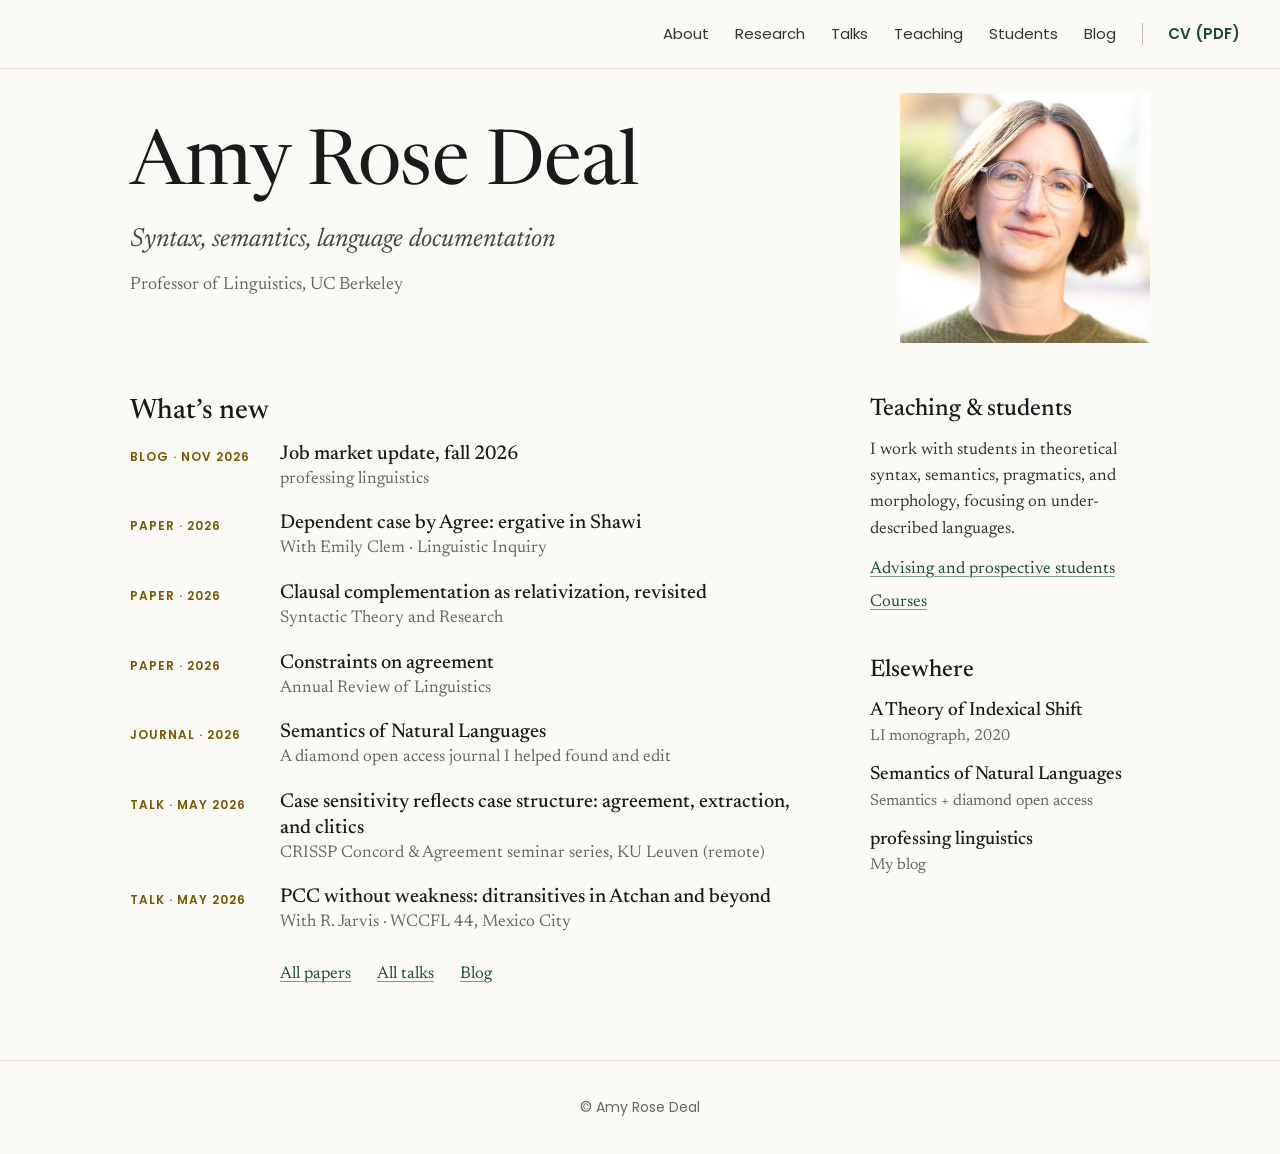
<file: index.html>
<!DOCTYPE html>
<html lang="en">
<head>
    <meta charset="utf-8">
    <meta name="viewport" content="width=device-width, initial-scale=1">
    <title>Amy Rose Deal</title>
    <meta name="description" content="Academic website of Amy Rose Deal, Professor of Linguistics at UC Berkeley. Papers, talks, teaching, students, CV.">
    <meta property="og:type" content="website">
    <meta property="og:site_name" content="Amy Rose Deal">
    <meta property="og:title" content="Amy Rose Deal">
    <meta property="og:description" content="Academic website of Amy Rose Deal, Professor of Linguistics at UC Berkeley. Papers, talks, teaching, students, CV.">
    <meta property="og:url" content="https://amyrosedeal.github.io/amyrosedeal/">
    <meta property="og:image" content="https://amyrosedeal.github.io/amyrosedeal/img/share-redwood.jpg">
    <meta property="og:image:width" content="1200">
    <meta property="og:image:height" content="630">
    <meta property="og:image:alt" content="Looking up the trunk of a redwood tree into its branches">
    <meta name="twitter:card" content="summary_large_image">

    <link rel="icon" href="favicon.ico" sizes="any">
    <link rel="icon" href="icon.svg" type="image/svg+xml">
    <link rel="apple-touch-icon" href="apple-touch-icon.png">
    <link rel="preload" href="fonts/newsreader-latin-normal.woff2" as="font" type="font/woff2" crossorigin>
    <link rel="preload" href="fonts/poppins-latin-400-normal.woff2" as="font" type="font/woff2" crossorigin>
    <link rel="stylesheet" href="css/site.css">
</head>

<body class="home">
    <a class="skip-link" href="#content">Skip to content</a>
    <header class="site-header">
        <nav aria-label="Main">
            <ul>
                <li><a href="about.html">About</a></li>
                <li><a href="research.html">Research</a></li>
                <li><a href="talks.html">Talks</a></li>
                <li><a href="teaching.html">Teaching</a></li>
                <li><a href="students.html">Students</a></li>
                <li><a href="https://profling.beehiiv.com/">Blog</a></li>
                <li><a class="cv-button" href="cv/">CV <span class="cv-pdf">(PDF)</span><svg class="cv-icon" width="16" height="16" viewBox="0 0 24 24" fill="none" stroke="currentColor" stroke-width="2" stroke-linecap="round" stroke-linejoin="round" aria-hidden="true"><path d="M12 4v11M7 10l5 5 5-5M5 20h14"></path></svg></a></li>
            </ul>
        </nav>
    </header>

    <main class="page" id="main">
        <div class="hero">
            <section class="intro" id="content">
                <h1>Amy Rose Deal</h1>
                <p class="statement">Syntax, semantics, language documentation</p>
                <p class="affiliation">Professor of Linguistics, UC Berkeley</p>
            </section>
            <img class="portrait" src="img/ard-portrait.jpg" alt="Amy Rose Deal" width="500" height="500" fetchpriority="high">
        </div>

        <div class="columns">
            <section class="whats-new" aria-labelledby="whats-new-heading">
                <h2 id="whats-new-heading">What’s new</h2>
                <!-- whats-new:start (this list is rebuilt automatically by scripts/build_site.py from the CV, the blog and whats-new.txt; edit those instead) -->
                <ul class="feed">
                    <li><a href="https://profling.beehiiv.com/p/job-market-update-fall-2026"><span class="kind">Blog · Nov 2026</span><span class="item"><span class="title">Job market update, fall 2026</span><span class="meta">professing linguistics</span></span></a></li>
                    <li><a href="https://ling.auf.net/lingbuzz/007429"><span class="kind">Paper · 2026</span><span class="item"><span class="title">Dependent case by Agree: ergative in Shawi</span><span class="meta">With Emily Clem · Linguistic Inquiry</span></span></a></li>
                    <li><a href="https://star-linguistics.org/article/id/24080/"><span class="kind">Paper · 2026</span><span class="item"><span class="title">Clausal complementation as relativization, revisited</span><span class="meta">Syntactic Theory and Research</span></span></a></li>
                    <li><a href="https://doi.org/10.1146/annurev-linguistics-011724-121342"><span class="kind">Paper · 2026</span><span class="item"><span class="title">Constraints on agreement</span><span class="meta">Annual Review of Linguistics</span></span></a></li>
                    <li><a href="https://snl-journal.org"><span class="kind">Journal · 2026</span><span class="item"><span class="title">Semantics of Natural Languages</span><span class="meta">A diamond open access journal I helped found and edit</span></span></a></li>
                    <li><a href="talks.html"><span class="kind">Talk · May 2026</span><span class="item"><span class="title">Case sensitivity reflects case structure: agreement, extraction, and clitics</span><span class="meta">CRISSP Concord &amp; Agreement seminar series, KU Leuven (remote)</span></span></a></li>
                    <li><a href="talks.html"><span class="kind">Talk · May 2026</span><span class="item"><span class="title">PCC without weakness: ditransitives in Atchan and beyond</span><span class="meta">With R. Jarvis · WCCFL 44, Mexico City</span></span></a></li>
                </ul>
                <!-- whats-new:end -->
                <p class="more-links">
                    <a href="research.html">All papers</a>
                    <a href="talks.html">All talks</a>
                    <a href="https://profling.beehiiv.com/">Blog</a>
                </p>
            </section>

            <aside class="side">
                <section>
                    <h2>Teaching &amp; students</h2>
                    <p>I work with students in theoretical syntax, semantics, pragmatics, and morphology, focusing on under-described languages.</p>
                    <p class="arrow-links">
                        <a href="students.html">Advising and prospective students</a>
                        <a href="teaching.html">Courses</a>
                    </p>
                </section>

                <section>
                    <h2>Elsewhere</h2>
                    <ul class="link-list">
                        <li><a href="https://mitpress.mit.edu/books/theory-indexical-shift"><span class="title">A Theory of Indexical Shift</span><span class="meta">LI monograph, 2020</span></a></li>
                        <li><a href="https://snl-journal.org"><span class="title">Semantics of Natural Languages</span><span class="meta">Semantics + diamond open access</span></a></li>
                        <li><a href="https://profling.beehiiv.com/"><span class="title">professing linguistics</span><span class="meta">My blog</span></a></li>
                    </ul>
                </section>
            </aside>
        </div>
    </main>

    <footer class="site-footer">
        <p>© Amy Rose Deal</p>
    </footer>

<!-- Cloudflare Web Analytics --><script type='module' src='https://static.cloudflareinsights.com/beacon.min.js' data-cf-beacon='{"token": "424b3c9f95ef4abf83e3edcdcff19f7e"}'></script><!-- End Cloudflare Web Analytics -->
</body>
</html>
</file>
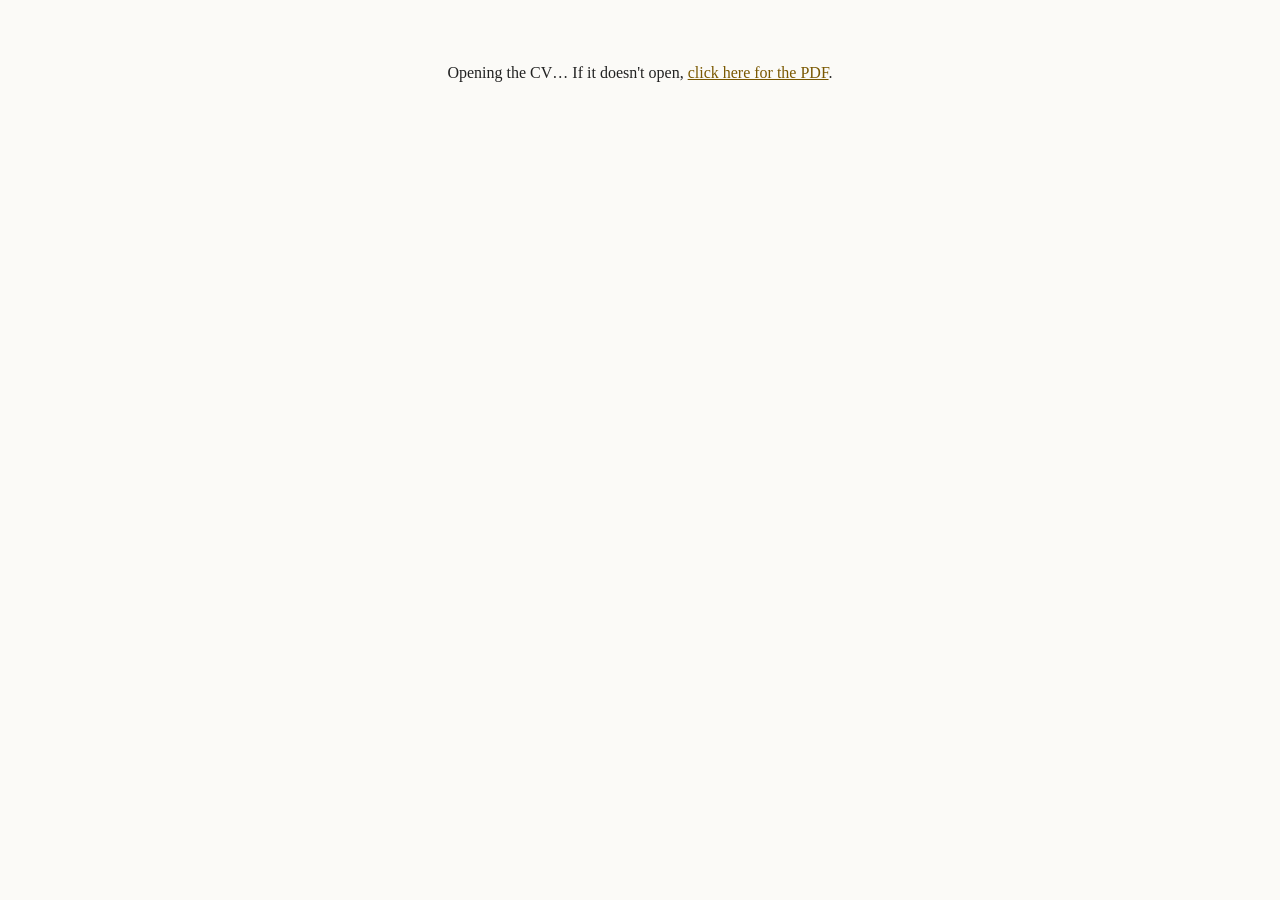
<file: cv/index.html>
<!doctype html>
<html lang="en">
<head>
<meta charset="utf-8">
<meta name="viewport" content="width=device-width, initial-scale=1">
<title>CV – Amy Rose Deal</title>
<meta name="description" content="Curriculum vitae of Amy Rose Deal, Professor of Linguistics at UC Berkeley (PDF).">
<meta property="og:type" content="website">
<meta property="og:site_name" content="Amy Rose Deal">
<meta property="og:title" content="CV · Amy Rose Deal">
<meta property="og:description" content="Curriculum vitae of Amy Rose Deal, Professor of Linguistics at UC Berkeley (PDF).">
<meta property="og:url" content="https://amyrosedeal.github.io/amyrosedeal/cv/">
<meta property="og:image" content="https://amyrosedeal.github.io/amyrosedeal/img/share-redwood.jpg">
<meta property="og:image:width" content="1200">
<meta property="og:image:height" content="630">
<meta property="og:image:alt" content="Looking up the trunk of a redwood tree into its branches">
<meta name="twitter:card" content="summary_large_image">
<meta http-equiv="refresh" content="1; url=../ARDeal.pdf">
<link rel="icon" href="../favicon.ico" sizes="any">
<link rel="icon" href="../icon.svg" type="image/svg+xml">
<link rel="apple-touch-icon" href="../apple-touch-icon.png">
<link rel="canonical" href="https://amyrosedeal.github.io/amyrosedeal/ARDeal.pdf">
<style>
  body { background:#fbfaf7; color:#222; font-family: Georgia, serif; margin:0; padding:3rem 16px; text-align:center; }
  a { color:#7a5800; }
</style>
<!-- Cloudflare Web Analytics --><script type='module' src='https://static.cloudflareinsights.com/beacon.min.js' data-cf-beacon='{"token": "424b3c9f95ef4abf83e3edcdcff19f7e"}'></script><!-- End Cloudflare Web Analytics -->
</head>
<body>
<p>Opening the CV&hellip; If it doesn't open, <a href="../ARDeal.pdf">click here for the PDF</a>.</p>
<script>
  // Short pause so the visit is recorded before the PDF opens.
  window.addEventListener('load', function () {
    setTimeout(function () { location.replace('../ARDeal.pdf'); }, 300);
  });
</script>
</body>
</html>
</file>
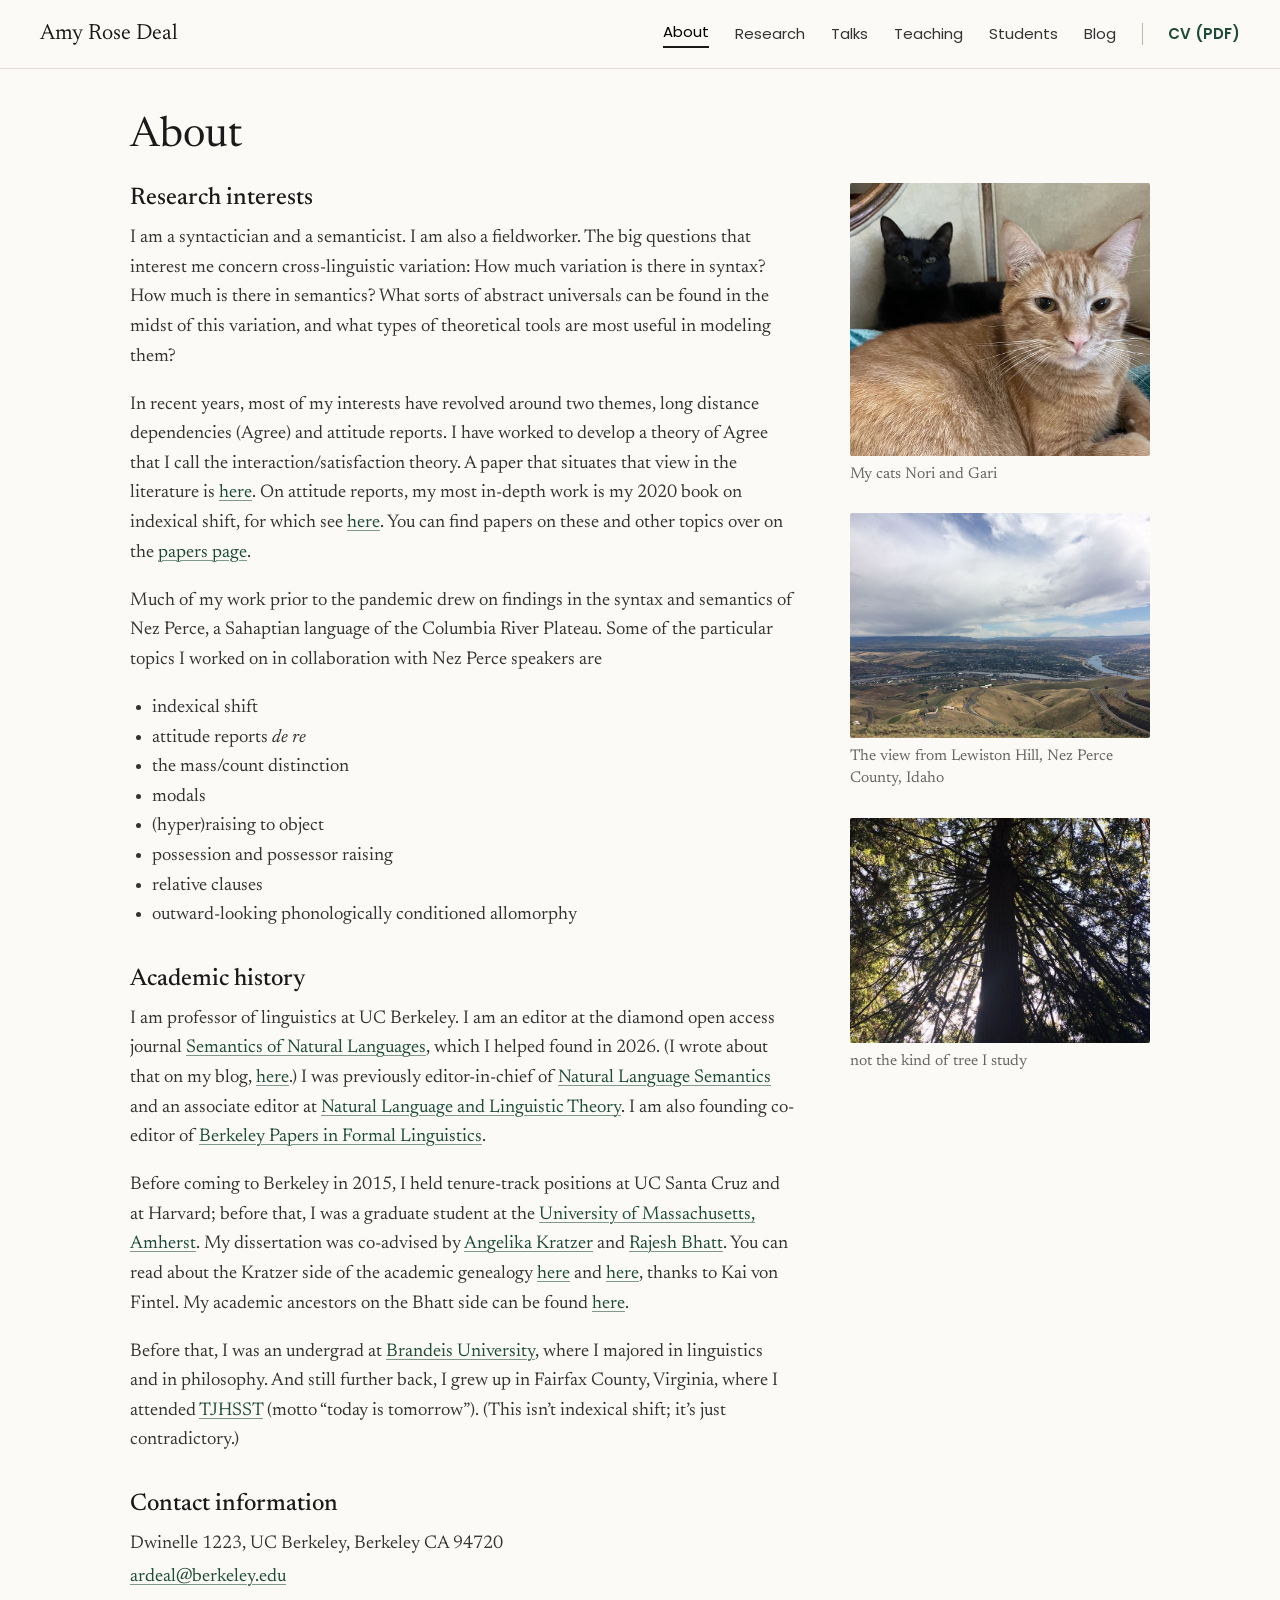
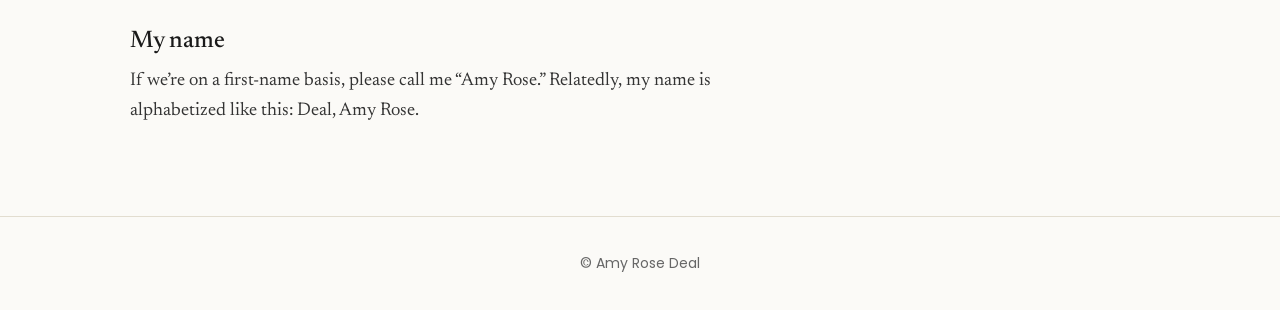
<file: about.html>
<!DOCTYPE html>
<html lang="en">
<head>
    <meta charset="utf-8">
    <meta name="viewport" content="width=device-width, initial-scale=1">
    <title>About · Amy Rose Deal</title>
    <meta name="description" content="About Amy Rose Deal: research interests, academic history, and contact information.">
    <meta property="og:type" content="website">
    <meta property="og:site_name" content="Amy Rose Deal">
    <meta property="og:title" content="About · Amy Rose Deal">
    <meta property="og:description" content="About Amy Rose Deal: research interests, academic history, and contact information.">
    <meta property="og:url" content="https://amyrosedeal.github.io/amyrosedeal/about.html">
    <meta property="og:image" content="https://amyrosedeal.github.io/amyrosedeal/img/share-redwood.jpg">
    <meta property="og:image:width" content="1200">
    <meta property="og:image:height" content="630">
    <meta property="og:image:alt" content="Looking up the trunk of a redwood tree into its branches">
    <meta name="twitter:card" content="summary_large_image">
    <link rel="icon" href="favicon.ico" sizes="any">
    <link rel="icon" href="icon.svg" type="image/svg+xml">
    <link rel="apple-touch-icon" href="apple-touch-icon.png">
    <link rel="preload" href="fonts/newsreader-latin-normal.woff2" as="font" type="font/woff2" crossorigin>
    <link rel="preload" href="fonts/poppins-latin-400-normal.woff2" as="font" type="font/woff2" crossorigin>
    <link rel="stylesheet" href="css/site.css">
</head>

<body class="inner">
    <a class="skip-link" href="#main">Skip to content</a>
    <header class="site-header">
        <a class="site-name" href="index.html">Amy Rose Deal</a>
        <nav aria-label="Main">
            <ul>
                <li><a href="about.html" aria-current="page">About</a></li>
                <li><a href="research.html">Research</a></li>
                <li><a href="talks.html">Talks</a></li>
                <li><a href="teaching.html">Teaching</a></li>
                <li><a href="students.html">Students</a></li>
                <li><a href="https://profling.beehiiv.com/">Blog</a></li>
                <li><a class="cv-button" href="cv/">CV <span class="cv-pdf">(PDF)</span><svg class="cv-icon" width="16" height="16" viewBox="0 0 24 24" fill="none" stroke="currentColor" stroke-width="2" stroke-linecap="round" stroke-linejoin="round" aria-hidden="true"><path d="M12 4v11M7 10l5 5 5-5M5 20h14"></path></svg></a></li>
            </ul>
        </nav>
    </header>

    <main class="page" id="main">
        <header class="page-head">
            <h1>About</h1>
        </header>

        <div class="split">
            <div class="prose">
                <h2>Research interests</h2>
                <p>I am a syntactician and a semanticist. I am also a fieldworker. The big questions that interest me concern cross-linguistic variation: How much variation is there in syntax? How much is there in semantics? What sorts of abstract universals can be found in the midst of this variation, and what types of theoretical tools are most useful in modeling them?</p>
                <p>In recent years, most of my interests have revolved around two themes, long distance dependencies (Agree) and attitude reports. I have worked to develop a theory of Agree that I call the interaction/satisfaction theory. A paper that situates that view in the literature is <a href="https://ling.auf.net/lingbuzz/006504">here</a>. On attitude reports, my most in-depth work is my 2020 book on indexical shift, for which see <a href="Deal-theory-of-indexical-shift.pdf">here</a>. You can find papers on these and other topics over on the <a href="research.html">papers page</a>.</p>
                <p>Much of my work prior to the pandemic drew on findings in the syntax and semantics of Nez Perce, a Sahaptian language of the Columbia River Plateau. Some of the particular topics I worked on in collaboration with Nez Perce speakers are</p>
                <ul>
                    <li>indexical shift</li>
                    <li>attitude reports <em>de re</em></li>
                    <li>the mass/count distinction</li>
                    <li>modals</li>
                    <li>(hyper)raising to object</li>
                    <li>possession and possessor raising</li>
                    <li>relative clauses</li>
                    <li>outward-looking phonologically conditioned allomorphy</li>
                </ul>

                <h2>Academic history</h2>
                <p>I am professor of linguistics at UC Berkeley. I am an editor at the diamond open access journal <a href="https://snl-journal.org/">Semantics of Natural Languages</a>, which I helped found in 2026. (I wrote about that on my blog, <a href="https://profling.beehiiv.com/p/good-journals-bad-publishers">here</a>.) I was previously editor-in-chief of <a href="https://www.springer.com/journal/11050">Natural Language Semantics</a> and an associate editor at <a href="https://www.springer.com/journal/11049">Natural Language and Linguistic Theory</a>. I am also founding co-editor of <a href="https://escholarship.org/uc/bling_formal_linguistics">Berkeley Papers in Formal Linguistics</a>.</p>
                <p>Before coming to Berkeley in 2015, I held tenure-track positions at UC Santa Cruz and at Harvard; before that, I was a graduate student at the <a href="https://www.umass.edu/linguistics/">University of Massachusetts, Amherst</a>. My dissertation was co-advised by <a href="http://people.umass.edu/kratzer/">Angelika Kratzer</a> and <a href="http://people.umass.edu/bhatt/">Rajesh Bhatt</a>. You can read about the Kratzer side of the academic genealogy <a href="http://kaivonfintel.org/my-academic-genealogy/">here</a> and <a href="http://kaivonfintel.org/my-academic-genealogy-part-2/">here</a>, thanks to Kai von Fintel. My academic ancestors on the Bhatt side can be found <a href="http://academictree.org/linguistics/tree.php?pid=29749">here</a>.</p>
                <p>Before that, I was an undergrad at <a href="https://www.brandeis.edu/linguistics/">Brandeis University</a>, where I majored in linguistics and in philosophy. And still further back, I grew up in Fairfax County, Virginia, where I attended <a href="https://tjhsst.fcps.edu/">TJHSST</a> (motto “today is tomorrow”). (This isn’t indexical shift; it’s just contradictory.)</p>

                <h2 id="contact">Contact information</h2>
                <ul class="contact-list">
                    <li>Dwinelle 1223, UC Berkeley, Berkeley CA 94720</li>
                    <li><a href="mailto:ardeal@berkeley.edu">ardeal@berkeley.edu</a></li>
                </ul>

                <h2>My name</h2>
                <p>If we’re on a first-name basis, please call me “Amy Rose.” Relatedly, my name is alphabetized like this: Deal, Amy Rose.</p>
            </div>

            <aside class="photos" aria-label="Photos">
                <figure>
                    <img src="img/web/norigari.jpg" alt="Two cats, Nori and Gari" width="1000" height="908" loading="lazy">
                    <figcaption>My cats Nori and Gari</figcaption>
                </figure>
                <figure>
                    <img src="img/web/lewiston2.jpg" alt="View over rolling hills from Lewiston Hill, Idaho" width="1000" height="750" loading="lazy">
                    <figcaption>The view from Lewiston Hill, Nez Perce County, Idaho</figcaption>
                </figure>
                <figure>
                    <img src="img/web/redwood-about.jpg" alt="Looking up the trunk of a redwood tree into its branches" width="1000" height="750" loading="lazy">
                    <figcaption>not the kind of tree I study</figcaption>
                </figure>
            </aside>
        </div>
    </main>

    <footer class="site-footer">
        <p>© Amy Rose Deal</p>
    </footer>

<!-- Cloudflare Web Analytics --><script type='module' src='https://static.cloudflareinsights.com/beacon.min.js' data-cf-beacon='{"token": "424b3c9f95ef4abf83e3edcdcff19f7e"}'></script><!-- End Cloudflare Web Analytics -->
</body>
</html>
</file>
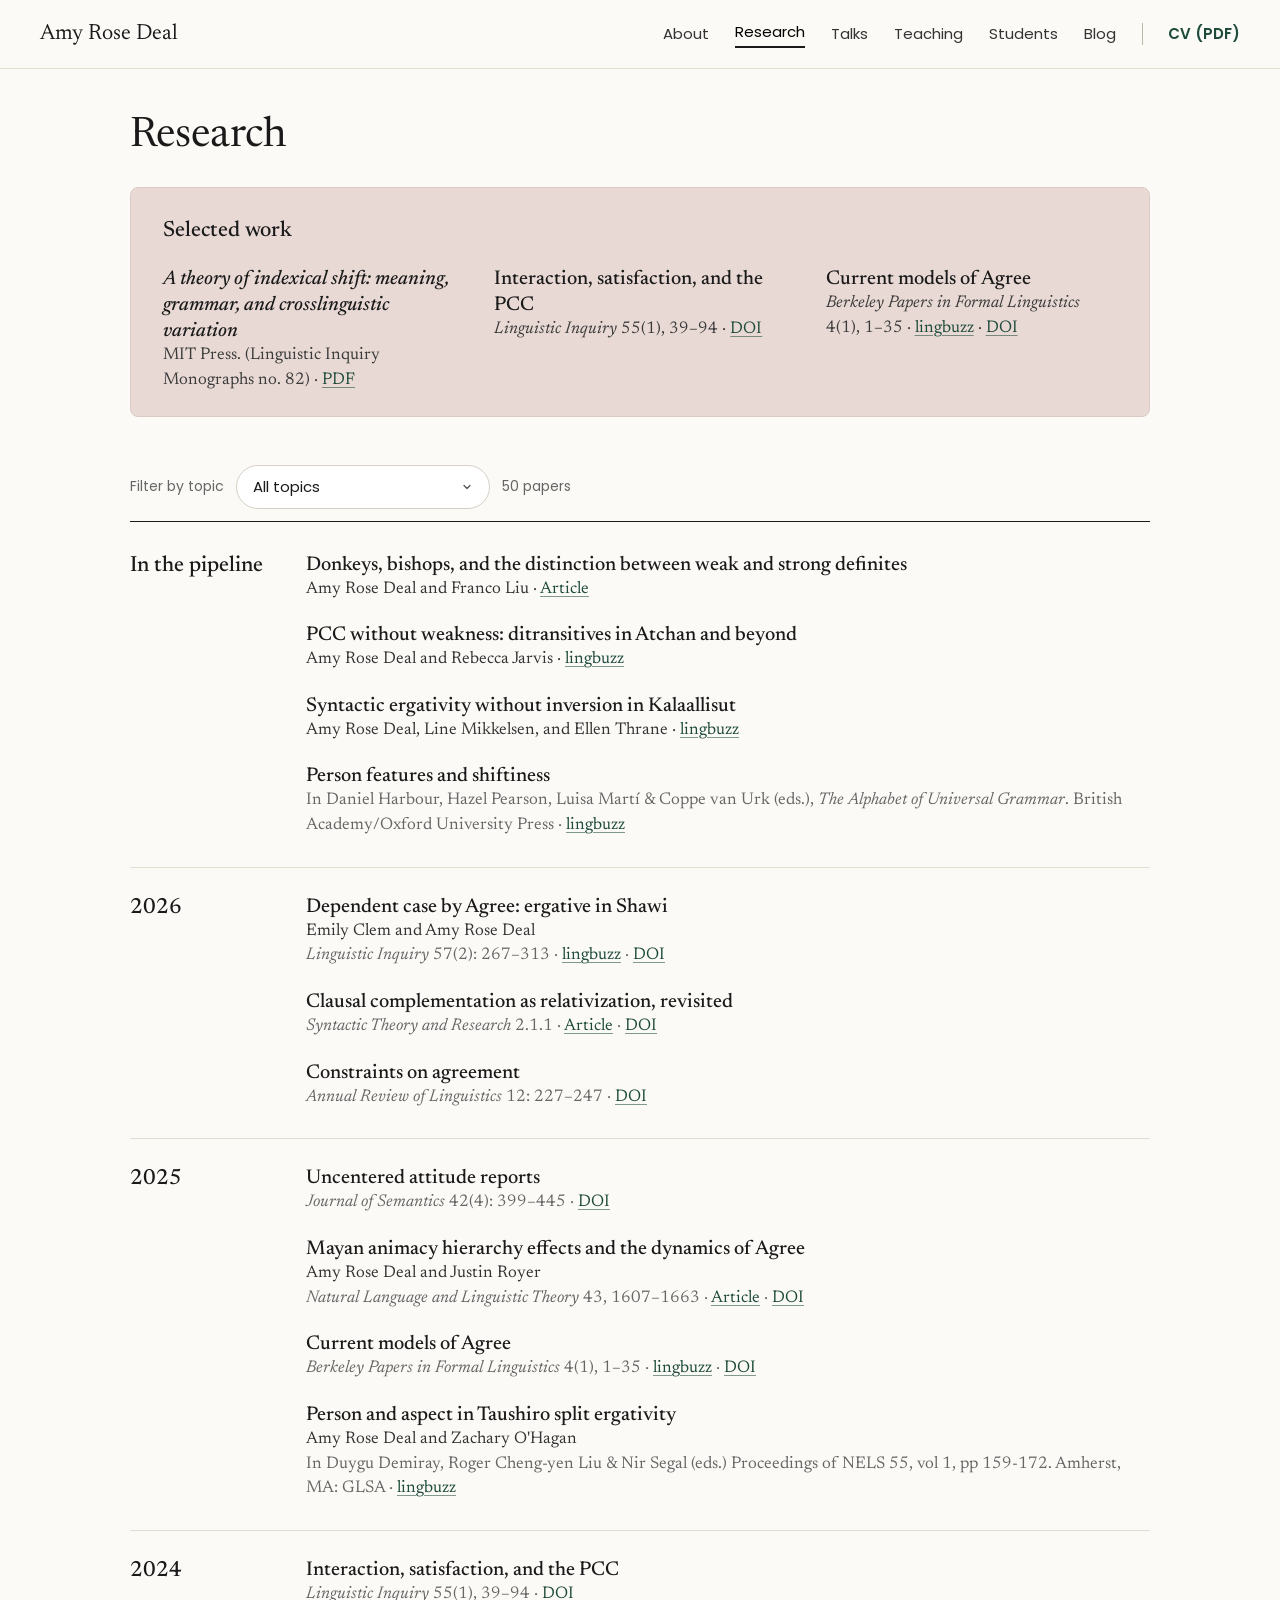
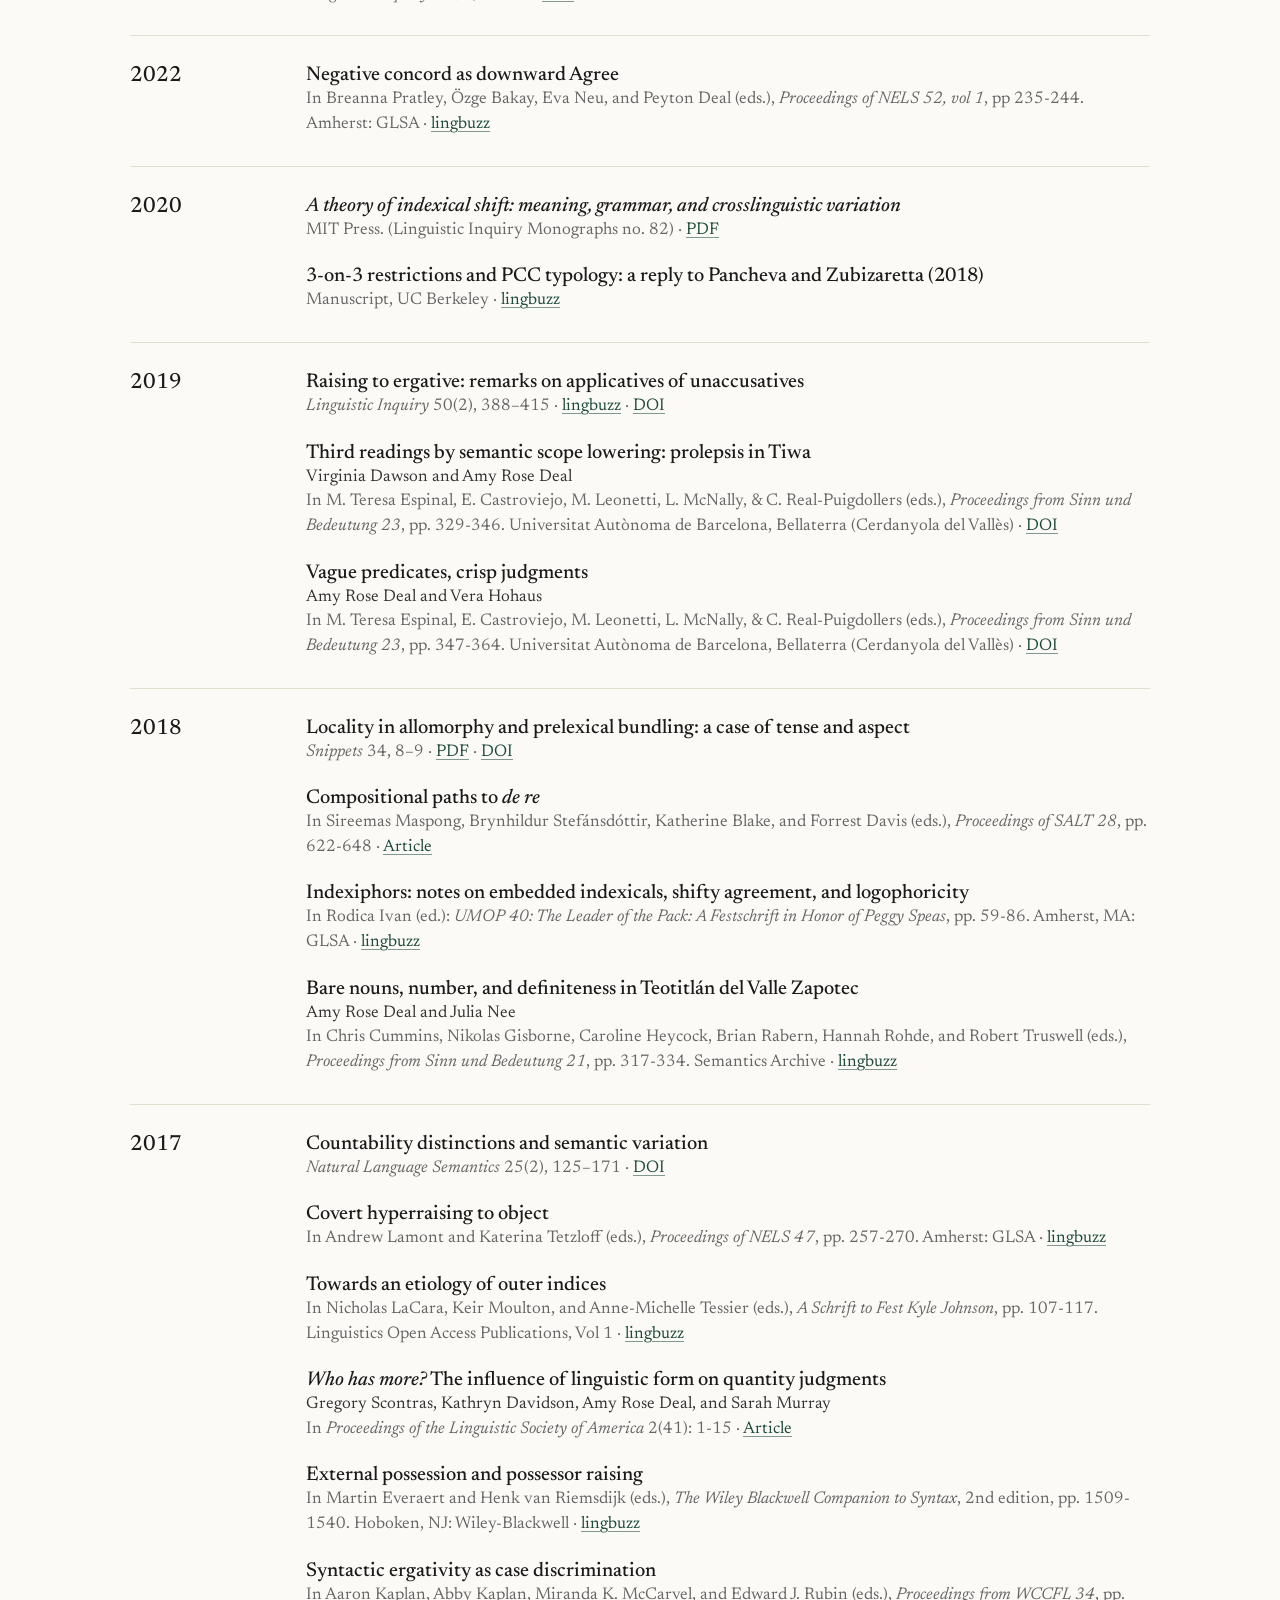
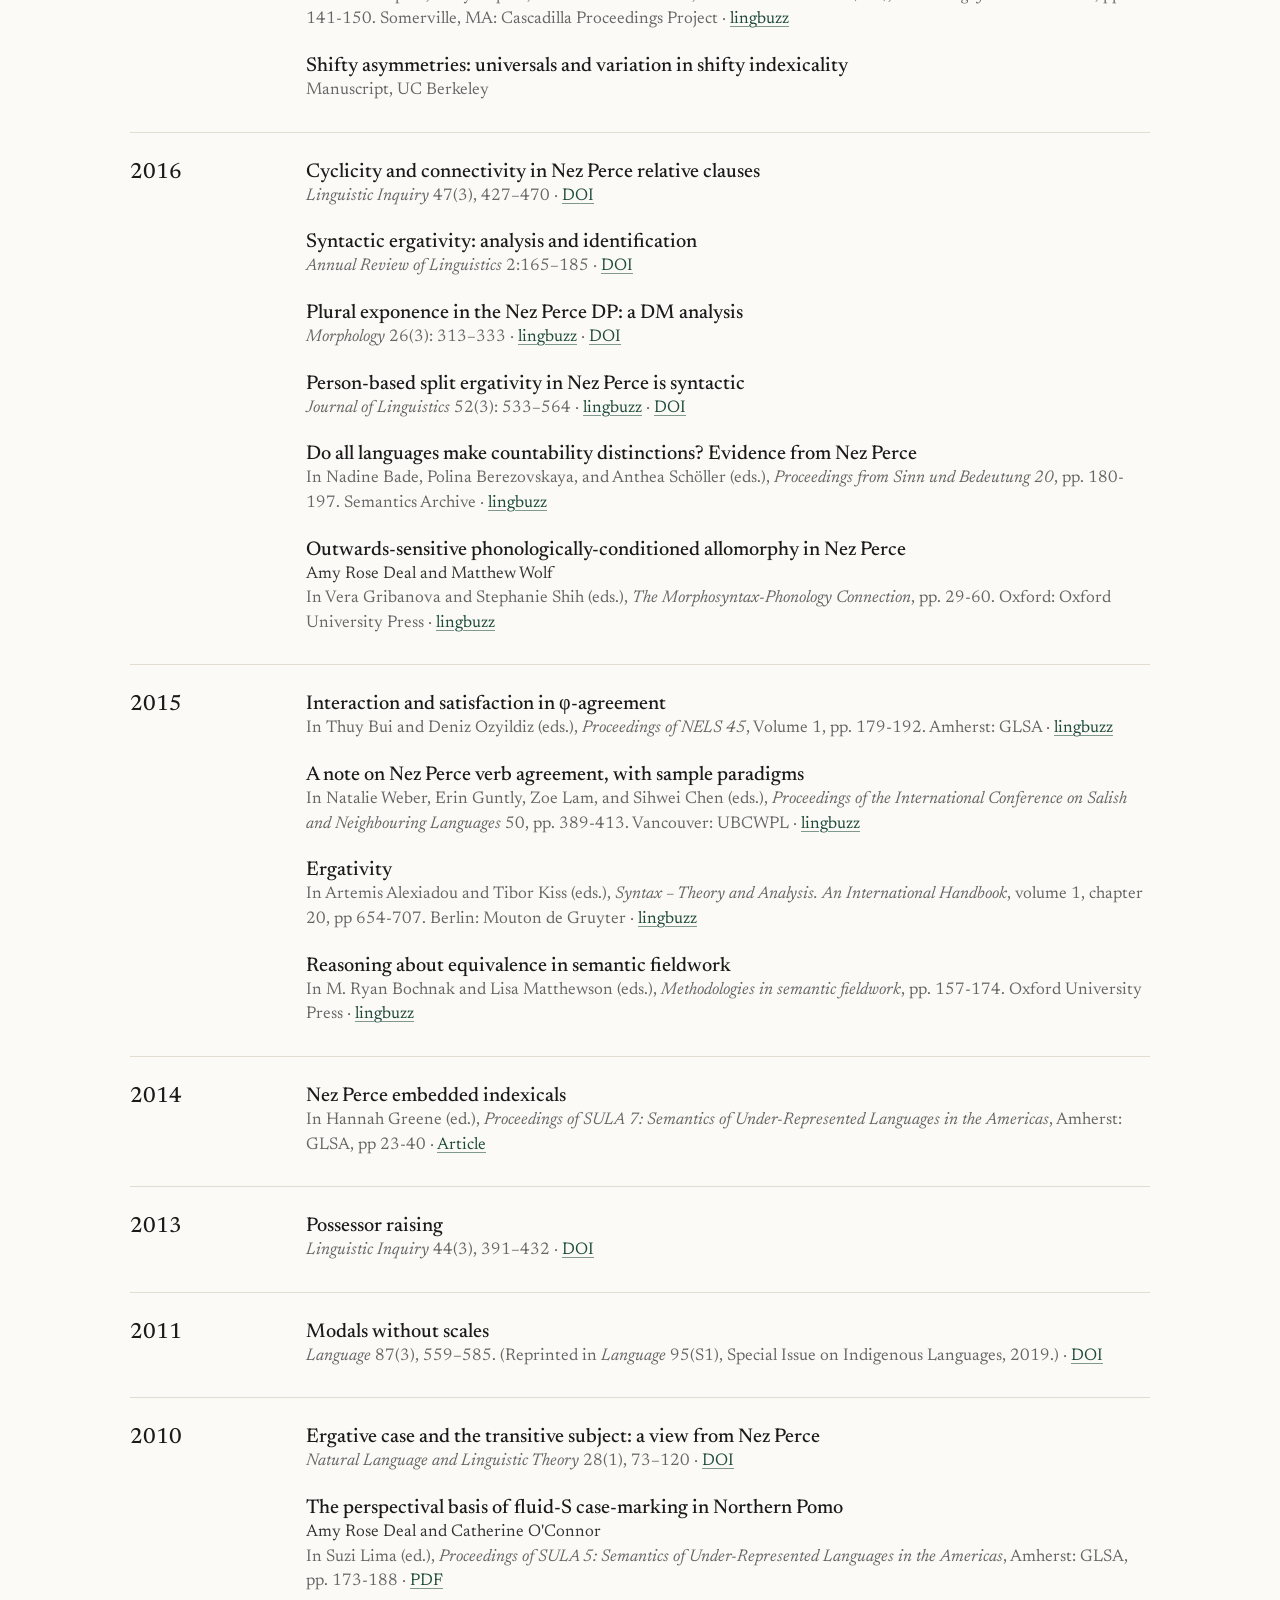
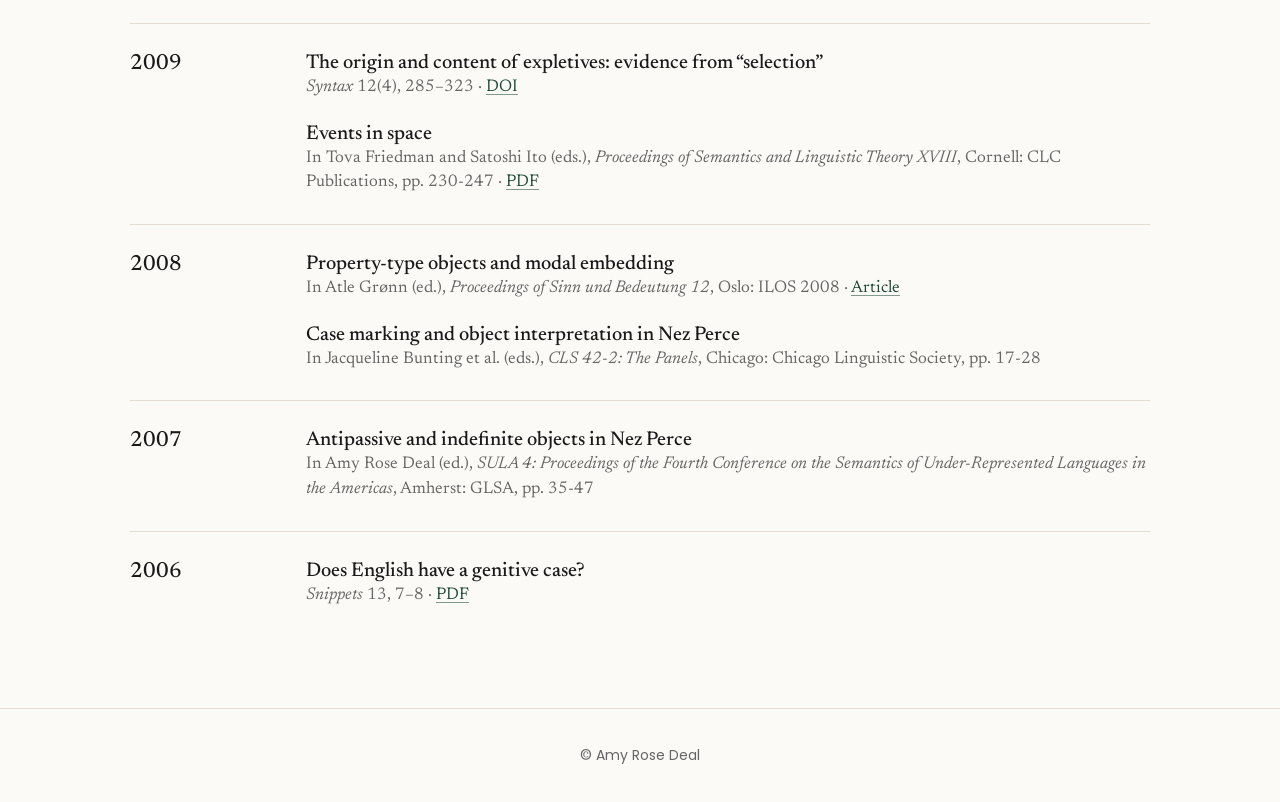
<file: research.html>
<!DOCTYPE html>
<html lang="en">
<head>
    <meta charset="utf-8">
    <meta name="viewport" content="width=device-width, initial-scale=1">
    <title>Research · Amy Rose Deal</title>
    <meta name="description" content="Papers by Amy Rose Deal: syntax, semantics, language documentation; agreement, case, attitudes and perspective.">
    <meta property="og:type" content="website">
    <meta property="og:site_name" content="Amy Rose Deal">
    <meta property="og:title" content="Research · Amy Rose Deal">
    <meta property="og:description" content="Papers by Amy Rose Deal: syntax, semantics, language documentation; agreement, case, attitudes and perspective.">
    <meta property="og:url" content="https://amyrosedeal.github.io/amyrosedeal/research.html">
    <meta property="og:image" content="https://amyrosedeal.github.io/amyrosedeal/img/share-redwood.jpg">
    <meta property="og:image:width" content="1200">
    <meta property="og:image:height" content="630">
    <meta property="og:image:alt" content="Looking up the trunk of a redwood tree into its branches">
    <meta name="twitter:card" content="summary_large_image">
    <link rel="icon" href="favicon.ico" sizes="any">
    <link rel="icon" href="icon.svg" type="image/svg+xml">
    <link rel="apple-touch-icon" href="apple-touch-icon.png">
    <link rel="preload" href="fonts/newsreader-latin-normal.woff2" as="font" type="font/woff2" crossorigin>
    <link rel="preload" href="fonts/poppins-latin-400-normal.woff2" as="font" type="font/woff2" crossorigin>
    <link rel="stylesheet" href="css/site.css">
</head>

<body class="inner">
    <a class="skip-link" href="#main">Skip to content</a>
    <header class="site-header">
        <a class="site-name" href="index.html">Amy Rose Deal</a>
        <nav aria-label="Main">
            <ul>
                <li><a href="about.html">About</a></li>
                <li><a href="research.html" aria-current="page">Research</a></li>
                <li><a href="talks.html">Talks</a></li>
                <li><a href="teaching.html">Teaching</a></li>
                <li><a href="students.html">Students</a></li>
                <li><a href="https://profling.beehiiv.com/">Blog</a></li>
                <li><a class="cv-button" href="cv/">CV <span class="cv-pdf">(PDF)</span><svg class="cv-icon" width="16" height="16" viewBox="0 0 24 24" fill="none" stroke="currentColor" stroke-width="2" stroke-linecap="round" stroke-linejoin="round" aria-hidden="true"><path d="M12 4v11M7 10l5 5 5-5M5 20h14"></path></svg></a></li>
            </ul>
        </nav>
    </header>

    <main class="page" id="main">
        <header class="page-head">
            <h1>Research</h1>
        </header>

<!-- papers:start (generated from cv/cv-full.tex by scripts/build_site.py; edit the CV instead) -->
        <section class="selected-work" aria-labelledby="selected-heading">
            <h2 id="selected-heading">Selected work</h2>
            <div class="selected-grid">
            <article class="pub" data-tags="typ semantics syntax perspective nzp modality">
              <h3 class="pub-title"><a href="https://amyrosedeal.github.io/amyrosedeal/Deal-theory-of-indexical-shift.pdf"><i>A theory of indexical shift: meaning, grammar, and crosslinguistic variation</i></a></h3>
              <p class="pub-venue">MIT Press. (Linguistic Inquiry Monographs no. 82) · <a href="https://amyrosedeal.github.io/amyrosedeal/Deal-theory-of-indexical-shift.pdf">PDF</a></p>
            </article>
            <article class="pub" data-tags="typ syntax case-agr">
              <h3 class="pub-title"><a href="https://doi.org/10.1162/ling_a_00455">Interaction, satisfaction, and the PCC</a></h3>
              <p class="pub-venue"><i>Linguistic Inquiry</i> 55(1), 39–94 · <a href="https://doi.org/10.1162/ling_a_00455">DOI</a></p>
            </article>
            <article class="pub" data-tags="syntax case-agr">
              <h3 class="pub-title"><a href="https://ling.auf.net/lingbuzz/006504">Current models of Agree</a></h3>
              <p class="pub-venue"><i>Berkeley Papers in Formal Linguistics</i> 4(1), 1–35 · <a href="https://ling.auf.net/lingbuzz/006504">lingbuzz</a> · <a href="https://doi.org/10.5070/BF2.48662">DOI</a></p>
            </article>
            </div>
        </section>
        <div class="filter-bar">
            <label for="topic">Filter by topic</label>
            <select id="topic">
                <option value="">All topics</option>
                <optgroup label="Area">
                    <option value="syntax">Syntax</option>
                    <option value="semantics">Semantics</option>
                    <option value="morphology">Morphology</option>
                    <option value="typ">Typology</option>
                    <option value="nzp">Nez Perce</option>
                </optgroup>
                <optgroup label="Topic">
                    <option value="case-agr">Case &amp; agreement</option>
                    <option value="extposs">Possession</option>
                    <option value="locality">Locality</option>
                    <option value="mass">Number &amp; countability</option>
                    <option value="perspective">Attitudes &amp; perspective</option>
                    <option value="modality">Modality</option>
                </optgroup>
            </select>
            <span class="filter-count" id="filter-count" aria-live="polite"></span>
        </div>
        <section class="pub-year" id="y-pipeline">
            <h2>In the pipeline</h2>
            <article class="pub" data-tags="semantics">
              <h3 class="pub-title"><a href="https://zenodo.org/records/23789981">Donkeys, bishops, and the distinction between weak and strong definites</a></h3>
              <p class="pub-authors">Amy Rose Deal and Franco Liu · <a href="https://zenodo.org/records/23789981">Article</a></p>
            </article>
            <article class="pub" data-tags="syntax case-agr">
              <h3 class="pub-title"><a href="https://lingbuzz.net/lingbuzz/010421">PCC without weakness: ditransitives in Atchan and beyond</a></h3>
              <p class="pub-authors">Amy Rose Deal and Rebecca Jarvis · <a href="https://lingbuzz.net/lingbuzz/010421">lingbuzz</a></p>
            </article>
            <article class="pub" data-tags="syntax case-agr locality">
              <h3 class="pub-title"><a href="https://lingbuzz.net/lingbuzz/009792">Syntactic ergativity without inversion in Kalaallisut</a></h3>
              <p class="pub-authors">Amy Rose Deal, Line Mikkelsen, and Ellen Thrane · <a href="https://lingbuzz.net/lingbuzz/009792">lingbuzz</a></p>
            </article>
            <article class="pub" data-tags="typ syntax semantics perspective">
              <h3 class="pub-title"><a href="https://ling.auf.net/lingbuzz/005433">Person features and shiftiness</a></h3>
              <p class="pub-venue">In Daniel Harbour, Hazel Pearson, Luisa Martí &amp; Coppe van Urk (eds.), <i>The Alphabet of Universal Grammar</i>. British Academy/Oxford University Press · <a href="https://ling.auf.net/lingbuzz/005433">lingbuzz</a></p>
            </article>
        </section>
        <section class="pub-year" id="y-2026">
            <h2>2026</h2>
            <article class="pub" data-tags="typ syntax case-agr">
              <h3 class="pub-title"><a href="https://ling.auf.net/lingbuzz/007429">Dependent case by Agree: ergative in Shawi</a></h3>
              <p class="pub-authors">Emily Clem and Amy Rose Deal</p>
              <p class="pub-venue"><i>Linguistic Inquiry</i> 57(2): 267–313 · <a href="https://ling.auf.net/lingbuzz/007429">lingbuzz</a> · <a href="https://doi.org/10.1162/ling_a_00529">DOI</a></p>
            </article>
            <article class="pub" data-tags="typ syntax nzp">
              <h3 class="pub-title"><a href="https://star-linguistics.org/article/id/24080/">Clausal complementation as relativization, revisited</a></h3>
              <p class="pub-venue"><i>Syntactic Theory and Research</i> 2.1.1 · <a href="https://star-linguistics.org/article/id/24080/">Article</a> · <a href="https://doi.org/10.16995/star.24080">DOI</a></p>
            </article>
            <article class="pub" data-tags="typ syntax case-agr">
              <h3 class="pub-title"><a href="https://doi.org/10.1146/annurev-linguistics-011724-121342">Constraints on agreement</a></h3>
              <p class="pub-venue"><i>Annual Review of Linguistics</i> 12: 227–247 · <a href="https://doi.org/10.1146/annurev-linguistics-011724-121342">DOI</a></p>
            </article>
        </section>
        <section class="pub-year" id="y-2025">
            <h2>2025</h2>
            <article class="pub" data-tags="typ semantics perspective nzp modality">
              <h3 class="pub-title"><a href="https://doi.org/10.1093/jos/ffaf009">Uncentered attitude reports</a></h3>
              <p class="pub-venue"><i>Journal of Semantics</i> 42(4): 399–445 · <a href="https://doi.org/10.1093/jos/ffaf009">DOI</a></p>
            </article>
            <article class="pub" data-tags="typ syntax case-agr">
              <h3 class="pub-title"><a href="https://link.springer.com/article/10.1007/s11049-024-09648-y">Mayan animacy hierarchy effects and the dynamics of Agree</a></h3>
              <p class="pub-authors">Amy Rose Deal and Justin Royer</p>
              <p class="pub-venue"><i>Natural Language and Linguistic Theory</i> 43, 1607–1663 · <a href="https://link.springer.com/article/10.1007/s11049-024-09648-y">Article</a> · <a href="https://doi.org/10.1007/s11049-024-09648-y">DOI</a></p>
            </article>
            <article class="pub" data-tags="syntax case-agr">
              <h3 class="pub-title"><a href="https://ling.auf.net/lingbuzz/006504">Current models of Agree</a></h3>
              <p class="pub-venue"><i>Berkeley Papers in Formal Linguistics</i> 4(1), 1–35 · <a href="https://ling.auf.net/lingbuzz/006504">lingbuzz</a> · <a href="https://doi.org/10.5070/BF2.48662">DOI</a></p>
            </article>
            <article class="pub" data-tags="typ syntax case-agr">
              <h3 class="pub-title"><a href="https://ling.auf.net/lingbuzz/009074">Person and aspect in Taushiro split ergativity</a></h3>
              <p class="pub-authors">Amy Rose Deal and Zachary O'Hagan</p>
              <p class="pub-venue">In Duygu Demiray, Roger Cheng-yen Liu &amp; Nir Segal (eds.) Proceedings of NELS 55, vol 1, pp 159-172. Amherst, MA: GLSA · <a href="https://ling.auf.net/lingbuzz/009074">lingbuzz</a></p>
            </article>
        </section>
        <section class="pub-year" id="y-2024">
            <h2>2024</h2>
            <article class="pub" data-tags="typ syntax case-agr">
              <h3 class="pub-title"><a href="https://doi.org/10.1162/ling_a_00455">Interaction, satisfaction, and the PCC</a></h3>
              <p class="pub-venue"><i>Linguistic Inquiry</i> 55(1), 39–94 · <a href="https://doi.org/10.1162/ling_a_00455">DOI</a></p>
            </article>
        </section>
        <section class="pub-year" id="y-2022">
            <h2>2022</h2>
            <article class="pub" data-tags="typ syntax case-agr">
              <h3 class="pub-title"><a href="https://ling.auf.net/lingbuzz/006344">Negative concord as downward Agree</a></h3>
              <p class="pub-venue">In Breanna Pratley, Özge Bakay, Eva Neu, and Peyton Deal (eds.), <i>Proceedings of NELS 52, vol 1</i>, pp 235-244. Amherst: GLSA · <a href="https://ling.auf.net/lingbuzz/006344">lingbuzz</a></p>
            </article>
        </section>
        <section class="pub-year" id="y-2020">
            <h2>2020</h2>
            <article class="pub" data-tags="typ semantics syntax perspective nzp modality">
              <h3 class="pub-title"><a href="https://amyrosedeal.github.io/amyrosedeal/Deal-theory-of-indexical-shift.pdf"><i>A theory of indexical shift: meaning, grammar, and crosslinguistic variation</i></a></h3>
              <p class="pub-venue">MIT Press. (Linguistic Inquiry Monographs no. 82) · <a href="https://amyrosedeal.github.io/amyrosedeal/Deal-theory-of-indexical-shift.pdf">PDF</a></p>
            </article>
            <article class="pub" data-tags="typ syntax case-agr">
              <h3 class="pub-title"><a href="https://lingbuzz.net/lingbuzz/010351">3-on-3 restrictions and PCC typology: a reply to Pancheva and Zubizaretta (2018)</a></h3>
              <p class="pub-venue">Manuscript, UC Berkeley · <a href="https://lingbuzz.net/lingbuzz/010351">lingbuzz</a></p>
            </article>
        </section>
        <section class="pub-year" id="y-2019">
            <h2>2019</h2>
            <article class="pub" data-tags="syntax ergativity case-agr nzp typ">
              <h3 class="pub-title"><a href="http://ling.auf.net/lingbuzz/003024">Raising to ergative: remarks on applicatives of unaccusatives</a></h3>
              <p class="pub-venue"><i>Linguistic Inquiry</i> 50(2), 388–415 · <a href="http://ling.auf.net/lingbuzz/003024">lingbuzz</a> · <a href="https://doi.org/10.1162/ling_a_00310">DOI</a></p>
            </article>
            <article class="pub" data-tags="typ semantics perspective">
              <h3 class="pub-title"><a href="https://doi.org/10.5281/zenodo.23740075">Third readings by semantic scope lowering: prolepsis in Tiwa</a></h3>
              <p class="pub-authors">Virginia Dawson and Amy Rose Deal</p>
              <p class="pub-venue">In M. Teresa Espinal, E. Castroviejo, M. Leonetti, L. McNally, &amp; C. Real-Puigdollers (eds.), <i>Proceedings from Sinn und Bedeutung 23</i>, pp. 329-346. Universitat Autònoma de Barcelona, Bellaterra (Cerdanyola del Vallès) · <a href="https://doi.org/10.5281/zenodo.23740075">DOI</a></p>
            </article>
            <article class="pub" data-tags="typ semantics nzp">
              <h3 class="pub-title"><a href="https://doi.org/10.5281/zenodo.23740331">Vague predicates, crisp judgments</a></h3>
              <p class="pub-authors">Amy Rose Deal and Vera Hohaus</p>
              <p class="pub-venue">In M. Teresa Espinal, E. Castroviejo, M. Leonetti, L. McNally, &amp; C. Real-Puigdollers (eds.), <i>Proceedings from Sinn und Bedeutung 23</i>, pp. 347-364. Universitat Autònoma de Barcelona, Bellaterra (Cerdanyola del Vallès) · <a href="https://doi.org/10.5281/zenodo.23740331">DOI</a></p>
            </article>
        </section>
        <section class="pub-year" id="y-2018">
            <h2>2018</h2>
            <article class="pub" data-tags="morphology nzp">
              <h3 class="pub-title"><a href="https://www.ledonline.it/snippets/allegati/snippets34004.pdf">Locality in allomorphy and prelexical bundling: a case of tense and aspect</a></h3>
              <p class="pub-venue"><i>Snippets</i> 34, 8–9 · <a href="https://www.ledonline.it/snippets/allegati/snippets34004.pdf">PDF</a> · <a href="http://dx.doi.org/10.7358/snip-2018-034-deal">DOI</a></p>
            </article>
            <article class="pub" data-tags="typ semantics perspective nzp">
              <h3 class="pub-title"><a href="https://journals.linguisticsociety.org/proceedings/index.php/SALT/article/view/28.622">Compositional paths to <i>de re</i></a></h3>
              <p class="pub-venue">In Sireemas Maspong, Brynhildur Stefánsdóttir, Katherine Blake, and Forrest Davis (eds.), <i>Proceedings of</i> <i>SALT 28</i>, pp. 622-648 · <a href="https://journals.linguisticsociety.org/proceedings/index.php/SALT/article/view/28.622">Article</a></p>
            </article>
            <article class="pub" data-tags="syntax typ semantics perspective">
              <h3 class="pub-title"><a href="https://ling.auf.net/lingbuzz/003836">Indexiphors: notes on embedded indexicals, shifty agreement, and logophoricity</a></h3>
              <p class="pub-venue">In Rodica Ivan (ed.): <i>UMOP 40: The Leader of the Pack: A Festschrift in Honor of Peggy Speas</i>, pp. 59-86. Amherst, MA: GLSA · <a href="https://ling.auf.net/lingbuzz/003836">lingbuzz</a></p>
            </article>
            <article class="pub" data-tags="semantics typ mass">
              <h3 class="pub-title"><a href="https://lingbuzz.net/lingbuzz/003349">Bare nouns, number, and definiteness in Teotitlán del Valle Zapotec</a></h3>
              <p class="pub-authors">Amy Rose Deal and Julia Nee</p>
              <p class="pub-venue">In Chris Cummins, Nikolas Gisborne, Caroline Heycock, Brian Rabern, Hannah Rohde, and Robert Truswell (eds.), <i>Proceedings</i> <i>from Sinn und Bedeutung 21</i>, pp. 317-334. Semantics Archive · <a href="https://lingbuzz.net/lingbuzz/003349">lingbuzz</a></p>
            </article>
        </section>
        <section class="pub-year" id="y-2017">
            <h2>2017</h2>
            <article class="pub" data-tags="semantics mass nzp typ">
              <h3 class="pub-title"><a href="https://doi.org/10.1007/s11050-017-9132-0">Countability distinctions and semantic variation</a></h3>
              <p class="pub-venue"><i>Natural Language Semantics</i> 25(2), 125–171 · <a href="https://doi.org/10.1007/s11050-017-9132-0">DOI</a></p>
            </article>
            <article class="pub" data-tags="syntax nzp typ locality case-agr">
              <h3 class="pub-title"><a href="https://ling.auf.net/lingbuzz/003517">Covert hyperraising to object</a></h3>
              <p class="pub-venue">In Andrew Lamont and Katerina Tetzloff (eds.), <i>Proceedings of NELS 47</i>, pp. 257-270. Amherst: GLSA · <a href="https://ling.auf.net/lingbuzz/003517">lingbuzz</a></p>
            </article>
            <article class="pub" data-tags="semantics syntax">
              <h3 class="pub-title"><a href="https://ling.auf.net/lingbuzz/003801">Towards an etiology of outer indices</a></h3>
              <p class="pub-venue">In Nicholas LaCara, Keir Moulton, and Anne-Michelle Tessier (eds.), <i>A Schrift to Fest Kyle</i> <i>Johnson</i>, pp. 107-117. Linguistics Open Access Publications, Vol 1 · <a href="https://ling.auf.net/lingbuzz/003801">lingbuzz</a></p>
            </article>
            <article class="pub" data-tags="semantics mass nzp typ">
              <h3 class="pub-title"><a href="https://journals.linguisticsociety.org/proceedings/index.php/PLSA/article/view/4097"><i>Who has more?</i> The influence of linguistic form on quantity judgments</a></h3>
              <p class="pub-authors">Gregory Scontras, Kathryn Davidson, Amy Rose Deal, and Sarah Murray</p>
              <p class="pub-venue">In <i>Proceedings of the Linguistic Society of America</i> 2(41): 1-15 · <a href="https://journals.linguisticsociety.org/proceedings/index.php/PLSA/article/view/4097">Article</a></p>
            </article>
            <article class="pub" data-tags="syntax extposs typ">
              <h3 class="pub-title"><a href="https://lingbuzz.net/lingbuzz/001799">External possession and possessor raising</a></h3>
              <p class="pub-venue">In Martin Everaert and Henk van Riemsdijk (eds.), <i>The Wiley Blackwell Companion to Syntax</i>, 2nd edition, pp. 1509-1540. Hoboken, NJ: Wiley-Blackwell · <a href="https://lingbuzz.net/lingbuzz/001799">lingbuzz</a></p>
            </article>
            <article class="pub" data-tags="syntax ergativity case-agr">
              <h3 class="pub-title"><a href="http://ling.auf.net/lingbuzz/003129">Syntactic ergativity as case discrimination</a></h3>
              <p class="pub-venue">In Aaron Kaplan, Abby Kaplan, Miranda K. McCarvel, and Edward J. Rubin (eds.), <i>Proceedings from WCCFL 34</i>, pp. 141-150. Somerville, MA: Cascadilla Proceedings Project · <a href="http://ling.auf.net/lingbuzz/003129">lingbuzz</a></p>
            </article>
            <article class="pub" data-tags="semantics syntax nzp typ perspective modality">
              <h3 class="pub-title">Shifty asymmetries: universals and variation in shifty indexicality</h3>
              <p class="pub-venue">Manuscript, UC Berkeley</p>
            </article>
        </section>
        <section class="pub-year" id="y-2016">
            <h2>2016</h2>
            <article class="pub" data-tags="syntax nzp locality">
              <h3 class="pub-title"><a href="https://doi.org/10.1162/LING_a_00218">Cyclicity and connectivity in Nez Perce relative clauses</a></h3>
              <p class="pub-venue"><i>Linguistic Inquiry</i> 47(3), 427–470 · <a href="https://doi.org/10.1162/LING_a_00218">DOI</a></p>
            </article>
            <article class="pub" data-tags="case-agr ergative syntax typ">
              <h3 class="pub-title"><a href="https://doi.org/10.1146/annurev-linguistics-011415-040642">Syntactic ergativity: analysis and identification</a></h3>
              <p class="pub-venue"><i>Annual Review of Linguistics</i> 2:165–185 · <a href="https://doi.org/10.1146/annurev-linguistics-011415-040642">DOI</a></p>
            </article>
            <article class="pub" data-tags="morphology nzp case-agr mass">
              <h3 class="pub-title"><a href="http://ling.auf.net/lingbuzz/002657">Plural exponence in the Nez Perce DP: a DM analysis</a></h3>
              <p class="pub-venue"><i>Morphology</i> 26(3): 313–333 · <a href="http://ling.auf.net/lingbuzz/002657">lingbuzz</a> · <a href="https://doi.org/10.1007/s11525-015-9277-9">DOI</a></p>
            </article>
            <article class="pub" data-tags="syntax ergative nzp morphology typ case-agr">
              <h3 class="pub-title"><a href="http://ling.auf.net/lingbuzz/002215">Person-based split ergativity in Nez Perce is syntactic</a></h3>
              <p class="pub-venue"><i>Journal of Linguistics</i> 52(3): 533–564 · <a href="http://ling.auf.net/lingbuzz/002215">lingbuzz</a> · <a href="https://doi.org/10.1017/S0022226715000031">DOI</a></p>
            </article>
            <article class="pub" data-tags="semantics nzp mass typ">
              <h3 class="pub-title"><a href="http://ling.auf.net/lingbuzz/003130">Do all languages make countability distinctions? Evidence from Nez Perce</a></h3>
              <p class="pub-venue">In Nadine Bade, Polina Berezovskaya, and Anthea Schöller (eds.), <i>Proceedings from Sinn und Bedeutung 20</i>, pp. 180-197. Semantics Archive · <a href="http://ling.auf.net/lingbuzz/003130">lingbuzz</a></p>
            </article>
            <article class="pub" data-tags="morphology locality nzp">
              <h3 class="pub-title"><a href="https://lingbuzz.net/lingbuzz/001791">Outwards-sensitive phonologically-conditioned allomorphy in Nez Perce</a></h3>
              <p class="pub-authors">Amy Rose Deal and Matthew Wolf</p>
              <p class="pub-venue">In Vera Gribanova and Stephanie Shih (eds.), <i>The Morphosyntax-Phonology Connection</i>, pp. 29-60. Oxford: Oxford University Press · <a href="https://lingbuzz.net/lingbuzz/001791">lingbuzz</a></p>
            </article>
        </section>
        <section class="pub-year" id="y-2015">
            <h2>2015</h2>
            <article class="pub" data-tags="syntax nzp case-agr">
              <h3 class="pub-title"><a href="http://ling.auf.net/lingbuzz/002610">Interaction and satisfaction in φ-agreement</a></h3>
              <p class="pub-venue">In Thuy Bui and Deniz Ozyildiz (eds.), <i>Proceedings of NELS 45</i>, Volume 1, pp. 179-192. Amherst: GLSA · <a href="http://ling.auf.net/lingbuzz/002610">lingbuzz</a></p>
            </article>
            <article class="pub" data-tags="nzp morphology case-agr">
              <h3 class="pub-title"><a href="https://lingbuzz.net/lingbuzz/002605">A note on Nez Perce verb agreement, with sample paradigms</a></h3>
              <p class="pub-venue">In Natalie Weber, Erin Guntly, Zoe Lam, and Sihwei Chen (eds.), <i>Proceedings of the International Conference on Salish and Neighbouring Languages</i> 50, pp. 389-413. Vancouver: UBCWPL · <a href="https://lingbuzz.net/lingbuzz/002605">lingbuzz</a></p>
            </article>
            <article class="pub" data-tags="ergative syntax typ">
              <h3 class="pub-title"><a href="https://lingbuzz.net/lingbuzz/001624">Ergativity</a></h3>
              <p class="pub-venue">In Artemis Alexiadou and Tibor Kiss (eds.), <i>Syntax – Theory and Analysis. An International Handbook</i>, volume 1, chapter 20, pp 654-707. Berlin: Mouton de Gruyter · <a href="https://lingbuzz.net/lingbuzz/001624">lingbuzz</a></p>
            </article>
            <article class="pub" data-tags="semantics nzp modality">
              <h3 class="pub-title"><a href="https://lingbuzz.net/lingbuzz/001876">Reasoning about equivalence in semantic fieldwork</a></h3>
              <p class="pub-venue">In M. Ryan Bochnak and Lisa Matthewson (eds.), <i>Methodologies in semantic fieldwork</i>, pp. 157-174. Oxford University Press · <a href="https://lingbuzz.net/lingbuzz/001876">lingbuzz</a></p>
            </article>
        </section>
        <section class="pub-year" id="y-2014">
            <h2>2014</h2>
            <article class="pub" data-tags="semantics perspective nzp">
              <h3 class="pub-title"><a href="http://semanticsarchive.net/Archive/WFhMTdmN/">Nez Perce embedded indexicals</a></h3>
              <p class="pub-venue">In Hannah Greene (ed.), <i>Proceedings of SULA 7: Semantics of Under-Represented Languages in the Americas</i>, Amherst: GLSA, pp 23-40 · <a href="http://semanticsarchive.net/Archive/WFhMTdmN/">Article</a></p>
            </article>
        </section>
        <section class="pub-year" id="y-2013">
            <h2>2013</h2>
            <article class="pub" data-tags="syntax nzp extposs typ case-agr">
              <h3 class="pub-title"><a href="https://doi.org/10.1162/LING_a_00133">Possessor raising</a></h3>
              <p class="pub-venue"><i>Linguistic Inquiry</i> 44(3), 391–432 · <a href="https://doi.org/10.1162/LING_a_00133">DOI</a></p>
            </article>
        </section>
        <section class="pub-year" id="y-2011">
            <h2>2011</h2>
            <article class="pub" data-tags="semantics nzp modality typ">
              <h3 class="pub-title"><a href="https://doi.org/10.1353/lan.2011.0060">Modals without scales</a></h3>
              <p class="pub-venue"><i>Language</i> 87(3), 559–585. (Reprinted in <i>Language</i> 95(S1), Special Issue on Indigenous Languages, 2019.) · <a href="https://doi.org/10.1353/lan.2011.0060">DOI</a></p>
            </article>
        </section>
        <section class="pub-year" id="y-2010">
            <h2>2010</h2>
            <article class="pub" data-tags="nzp syntax nzp ergative case-agr">
              <h3 class="pub-title"><a href="https://doi.org/10.1007/s11049-009-9081-5">Ergative case and the transitive subject: a view from Nez Perce</a></h3>
              <p class="pub-venue"><i>Natural Language and Linguistic Theory</i> 28(1), 73–120 · <a href="https://doi.org/10.1007/s11049-009-9081-5">DOI</a></p>
            </article>
            <article class="pub" data-tags="semantics perspective case-agr">
              <h3 class="pub-title"><a href="http://semanticsarchive.net/Archive/WNjYmQ4M/perspectival-basis-of-fluid-s.pdf">The perspectival basis of fluid-S case-marking in Northern Pomo</a></h3>
              <p class="pub-authors">Amy Rose Deal and Catherine O'Connor</p>
              <p class="pub-venue">In Suzi Lima (ed.), <i>Proceedings of SULA 5: Semantics of Under-Represented Languages in the Americas</i>, Amherst: GLSA, pp. 173-188 · <a href="http://semanticsarchive.net/Archive/WNjYmQ4M/perspectival-basis-of-fluid-s.pdf">PDF</a></p>
            </article>
        </section>
        <section class="pub-year" id="y-2009">
            <h2>2009</h2>
            <article class="pub" data-tags="syntax locality case-agr">
              <h3 class="pub-title"><a href="https://doi.org/10.1111/j.1467-9612.2009.00127.x">The origin and content of expletives: evidence from “selection”</a></h3>
              <p class="pub-venue"><i>Syntax</i> 12(4), 285–323 · <a href="https://doi.org/10.1111/j.1467-9612.2009.00127.x">DOI</a></p>
            </article>
            <article class="pub" data-tags="semantics nzp perspective">
              <h3 class="pub-title"><a href="http://semanticsarchive.net/Archive/TMyYzliY/Deal_SALT18_space.pdf">Events in space</a></h3>
              <p class="pub-venue">In Tova Friedman and Satoshi Ito (eds.), <i>Proceedings of Semantics and Linguistic Theory XVIII</i>, Cornell: CLC Publications, pp. 230-247 · <a href="http://semanticsarchive.net/Archive/TMyYzliY/Deal_SALT18_space.pdf">PDF</a></p>
            </article>
        </section>
        <section class="pub-year" id="y-2008">
            <h2>2008</h2>
            <article class="pub" data-tags="semantics nzp modality case-agr">
              <h3 class="pub-title"><a href="https://ojs.ub.uni-konstanz.de/sub/index.php/sub/article/view/578">Property-type objects and modal embedding</a></h3>
              <p class="pub-venue">In Atle Grønn (ed.), <i>Proceedings of Sinn und Bedeutung 12</i>, Oslo: ILOS 2008 · <a href="https://ojs.ub.uni-konstanz.de/sub/index.php/sub/article/view/578">Article</a></p>
            </article>
            <article class="pub" data-tags="semantics syntax nzp case-agr">
              <h3 class="pub-title">Case marking and object interpretation in Nez Perce</h3>
              <p class="pub-venue">In Jacqueline Bunting et al. (eds.), <i>CLS 42-2: The Panels</i>, Chicago: Chicago Linguistic Society, pp. 17-28</p>
            </article>
        </section>
        <section class="pub-year" id="y-2007">
            <h2>2007</h2>
            <article class="pub" data-tags="semantics nzp case-agr">
              <h3 class="pub-title">Antipassive and indefinite objects in Nez Perce</h3>
              <p class="pub-venue">In Amy Rose Deal (ed.), <i>SULA 4: Proceedings of the Fourth Conference on the Semantics of Under-Represented Languages in the Americas</i>, Amherst: GLSA, pp. 35-47</p>
            </article>
        </section>
        <section class="pub-year" id="y-2006">
            <h2>2006</h2>
            <article class="pub" data-tags="syntax case-agr">
              <h3 class="pub-title"><a href="http://www.ledonline.it/snippets/allegati/snippets13002.pdf">Does English have a genitive case?</a></h3>
              <p class="pub-venue"><i>Snippets</i> 13, 7–8 · <a href="http://www.ledonline.it/snippets/allegati/snippets13002.pdf">PDF</a></p>
            </article>
        </section>
<!-- papers:end -->
    </main>

    <footer class="site-footer">
        <p>© Amy Rose Deal</p>
    </footer>


<script>
(function () {
    var select = document.getElementById('topic');
    var count = document.getElementById('filter-count');
    if (!select) return;
    var papers = Array.prototype.slice.call(document.querySelectorAll('.pub-year .pub'));
    var groups = Array.prototype.slice.call(document.querySelectorAll('.pub-year'));

    function apply() {
        var tag = select.value, shown = 0;
        papers.forEach(function (p) {
            var match = !tag || (' ' + p.getAttribute('data-tags') + ' ').indexOf(' ' + tag + ' ') >= 0;
            p.hidden = !match;
            if (match) shown++;
        });
        groups.forEach(function (g) {
            g.hidden = !g.querySelector('.pub:not([hidden])');
        });
        count.textContent = tag ? shown + (shown === 1 ? ' paper' : ' papers') : papers.length + ' papers';
        try {
            history.replaceState(null, '', tag ? '#topic=' + tag : location.pathname);
        } catch (e) {}
    }

    function fromHash() {
        var m = location.hash.match(/topic=([\w-]+)/);
        select.value = (m && select.querySelector('option[value="' + m[1] + '"]')) ? m[1] : '';
        apply();
    }
    select.addEventListener('change', apply);
    window.addEventListener('hashchange', fromHash);
    fromHash();
})();
</script>
<!-- Cloudflare Web Analytics --><script type='module' src='https://static.cloudflareinsights.com/beacon.min.js' data-cf-beacon='{"token": "424b3c9f95ef4abf83e3edcdcff19f7e"}'></script><!-- End Cloudflare Web Analytics -->
</body>
</html>
</file>
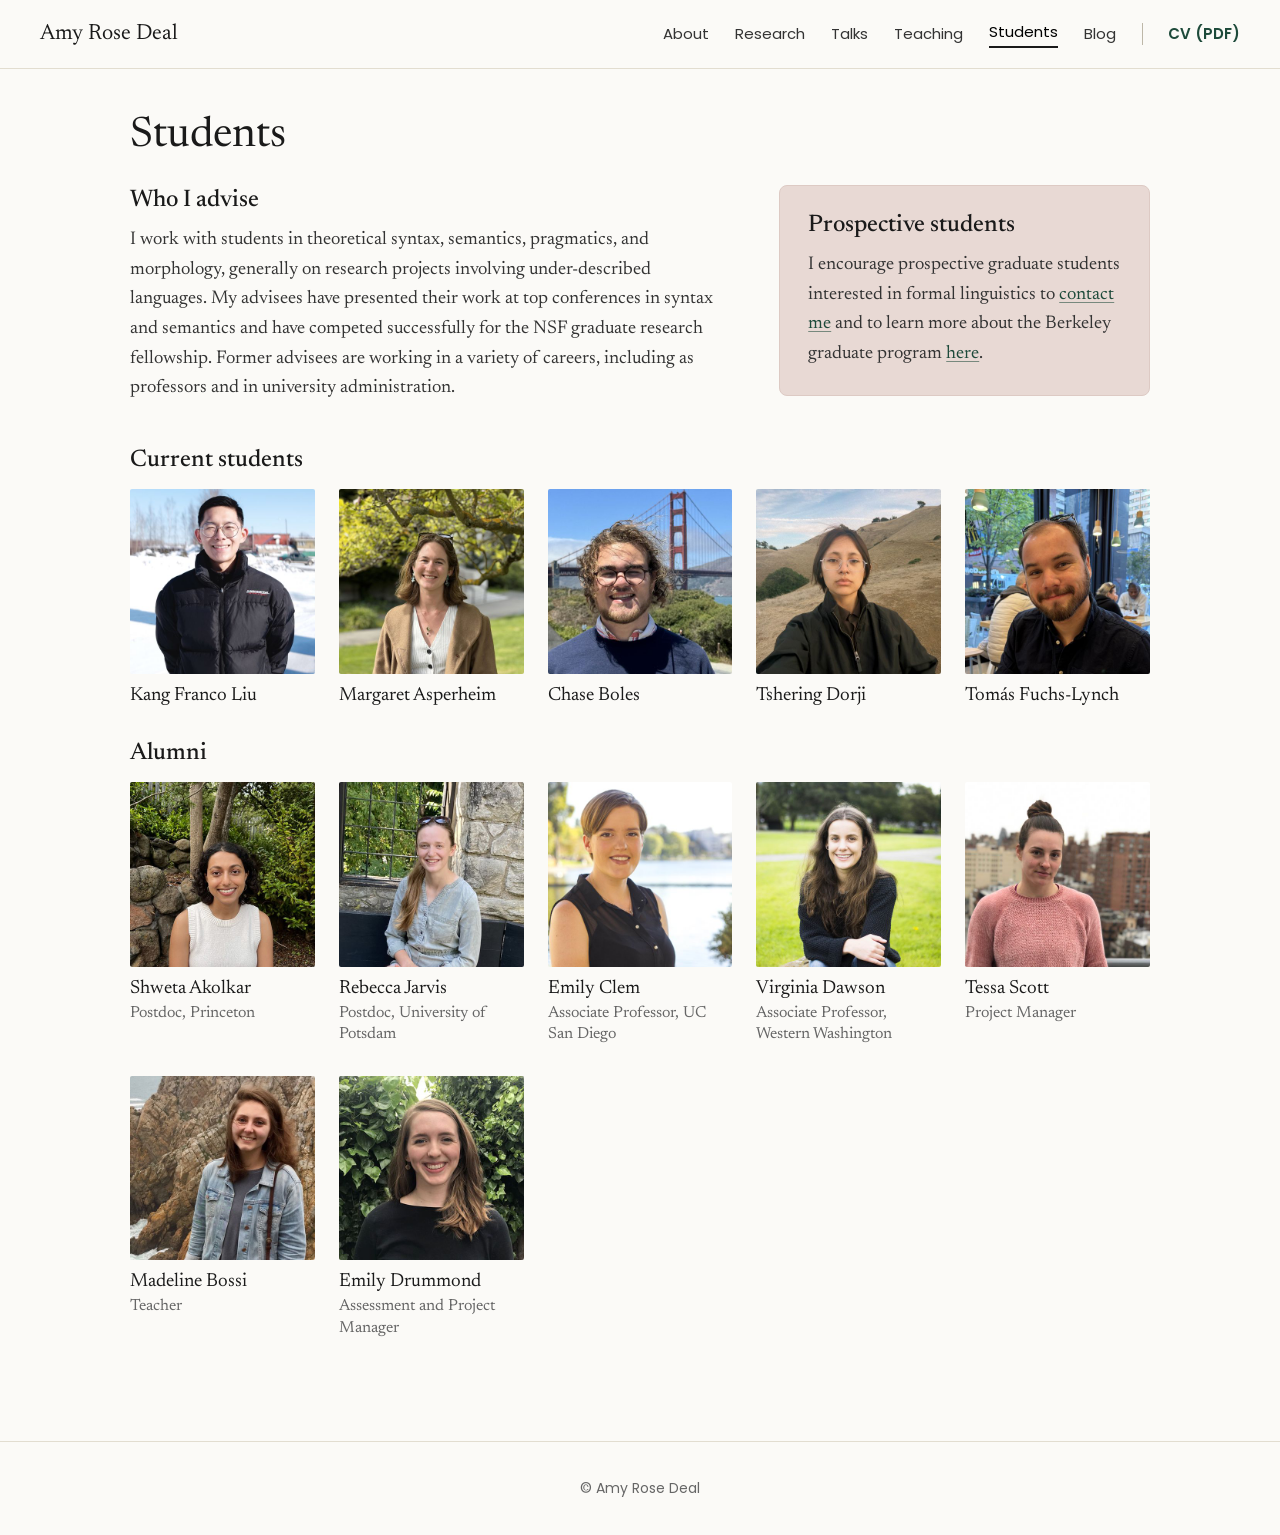
<file: students.html>
<!DOCTYPE html>
<html lang="en">
<head>
    <meta charset="utf-8">
    <meta name="viewport" content="width=device-width, initial-scale=1">
    <title>Students · Amy Rose Deal</title>
    <meta name="description" content="Students advised by Amy Rose Deal, and information for prospective graduate students.">
    <meta property="og:type" content="website">
    <meta property="og:site_name" content="Amy Rose Deal">
    <meta property="og:title" content="Students · Amy Rose Deal">
    <meta property="og:description" content="Students advised by Amy Rose Deal, and information for prospective graduate students.">
    <meta property="og:url" content="https://amyrosedeal.github.io/amyrosedeal/students.html">
    <meta property="og:image" content="https://amyrosedeal.github.io/amyrosedeal/img/share-redwood.jpg">
    <meta property="og:image:width" content="1200">
    <meta property="og:image:height" content="630">
    <meta property="og:image:alt" content="Looking up the trunk of a redwood tree into its branches">
    <meta name="twitter:card" content="summary_large_image">
    <link rel="icon" href="favicon.ico" sizes="any">
    <link rel="icon" href="icon.svg" type="image/svg+xml">
    <link rel="apple-touch-icon" href="apple-touch-icon.png">
    <link rel="preload" href="fonts/newsreader-latin-normal.woff2" as="font" type="font/woff2" crossorigin>
    <link rel="preload" href="fonts/poppins-latin-400-normal.woff2" as="font" type="font/woff2" crossorigin>
    <link rel="stylesheet" href="css/site.css">
</head>

<body class="inner">
    <a class="skip-link" href="#main">Skip to content</a>
    <header class="site-header">
        <a class="site-name" href="index.html">Amy Rose Deal</a>
        <nav aria-label="Main">
            <ul>
                <li><a href="about.html">About</a></li>
                <li><a href="research.html">Research</a></li>
                <li><a href="talks.html">Talks</a></li>
                <li><a href="teaching.html">Teaching</a></li>
                <li><a href="students.html" aria-current="page">Students</a></li>
                <li><a href="https://profling.beehiiv.com/">Blog</a></li>
                <li><a class="cv-button" href="cv/">CV <span class="cv-pdf">(PDF)</span><svg class="cv-icon" width="16" height="16" viewBox="0 0 24 24" fill="none" stroke="currentColor" stroke-width="2" stroke-linecap="round" stroke-linejoin="round" aria-hidden="true"><path d="M12 4v11M7 10l5 5 5-5M5 20h14"></path></svg></a></li>
            </ul>
        </nav>
    </header>

    <main class="page" id="main">
        <header class="page-head">
            <h1>Students</h1>
        </header>

        <div class="intro-pair">
            <section class="prose">
                <h2>Who I advise</h2>
                <p>I work with students in theoretical syntax, semantics, pragmatics, and morphology, generally on research projects involving under-described languages. My advisees have presented their work at top conferences in syntax and semantics and have competed successfully for the NSF graduate research fellowship. Former advisees are working in a variety of careers, including as professors and in university administration.</p>
            </section>
            <section class="prose callout">
                <h2>Prospective students</h2>
                <p>I encourage prospective graduate students interested in formal linguistics to <a href="about.html#contact">contact me</a> and to learn more about the Berkeley graduate program <a href="http://lx.berkeley.edu/grad/program">here</a>.</p>
            </section>
        </div>

        <div class="prose">
            <h2>Current students</h2>
        </div>
        <ul class="people">
                <li class="person"><a href="https://sites.google.com/view/kfliu"><img src="img/web/franco.jpg" alt="" width="480" height="480" loading="lazy"><span class="name">Kang Franco Liu</span></a></li>
                <li class="person"><a href="https://sites.google.com/berkeley.edu/margaret-asperheim"><img src="img/web/margaret.jpg" alt="" width="480" height="480" loading="lazy"><span class="name">Margaret Asperheim</span></a></li>
                <li class="person"><div><img src="img/web/chase.jpg" alt="" width="480" height="480" loading="lazy"><span class="name">Chase Boles</span></div></li>
                <li class="person"><div><img src="img/web/tshering.jpg" alt="" width="480" height="480" loading="lazy"><span class="name">Tshering Dorji</span></div></li>
                <li class="person"><div><img src="img/web/tomas.jpg" alt="" width="480" height="480" loading="lazy"><span class="name">Tomás Fuchs-Lynch</span></div></li>
        </ul>

        <div class="prose">
            <h2>Alumni</h2>
        </div>
        <ul class="people">
                <li class="person"><a href="https://sites.google.com/view/akolkar/home"><img src="img/web/shweta.jpg" alt="" width="480" height="480" loading="lazy"><span class="name">Shweta Akolkar</span><span class="role">Postdoc, Princeton</span></a></li>
                <li class="person"><a href="https://sites.google.com/berkeley.edu/rebecca-jarvis/"><img src="img/web/becky.jpg" alt="" width="480" height="480" loading="lazy"><span class="name">Rebecca Jarvis</span><span class="role">Postdoc, University of Potsdam</span></a></li>
                <li class="person"><a href="http://idiom.ucsd.edu/~eclem/"><img src="img/web/emily.jpg" alt="" width="480" height="480" loading="lazy"><span class="name">Emily Clem</span><span class="role">Associate Professor, UC San Diego</span></a></li>
                <li class="person"><a href="https://sites.google.com/site/virginiaedawson/"><img src="img/web/ginny.jpg" alt="" width="480" height="480" loading="lazy"><span class="name">Virginia Dawson</span><span class="role">Associate Professor, Western Washington</span></a></li>
                <li class="person"><a href="https://sites.google.com/berkeley.edu/tessascott/home"><img src="img/web/tessa.jpg" alt="" width="480" height="480" loading="lazy"><span class="name">Tessa Scott</span><span class="role">Project Manager</span></a></li>
                <li class="person"><a href="https://sites.google.com/view/madeline-bossi"><img src="img/web/maddy.jpg" alt="" width="480" height="480" loading="lazy"><span class="name">Madeline Bossi</span><span class="role">Teacher</span></a></li>
                <li class="person"><a href="https://www.haverford.edu/users/edrummond"><img src="img/web/emilydrummond.jpg" alt="" width="480" height="480" loading="lazy"><span class="name">Emily Drummond</span><span class="role">Assessment and Project Manager</span></a></li>
        </ul>
    </main>

    <footer class="site-footer">
        <p>© Amy Rose Deal</p>
    </footer>

<!-- Cloudflare Web Analytics --><script type='module' src='https://static.cloudflareinsights.com/beacon.min.js' data-cf-beacon='{"token": "424b3c9f95ef4abf83e3edcdcff19f7e"}'></script><!-- End Cloudflare Web Analytics -->
</body>
</html>
</file>
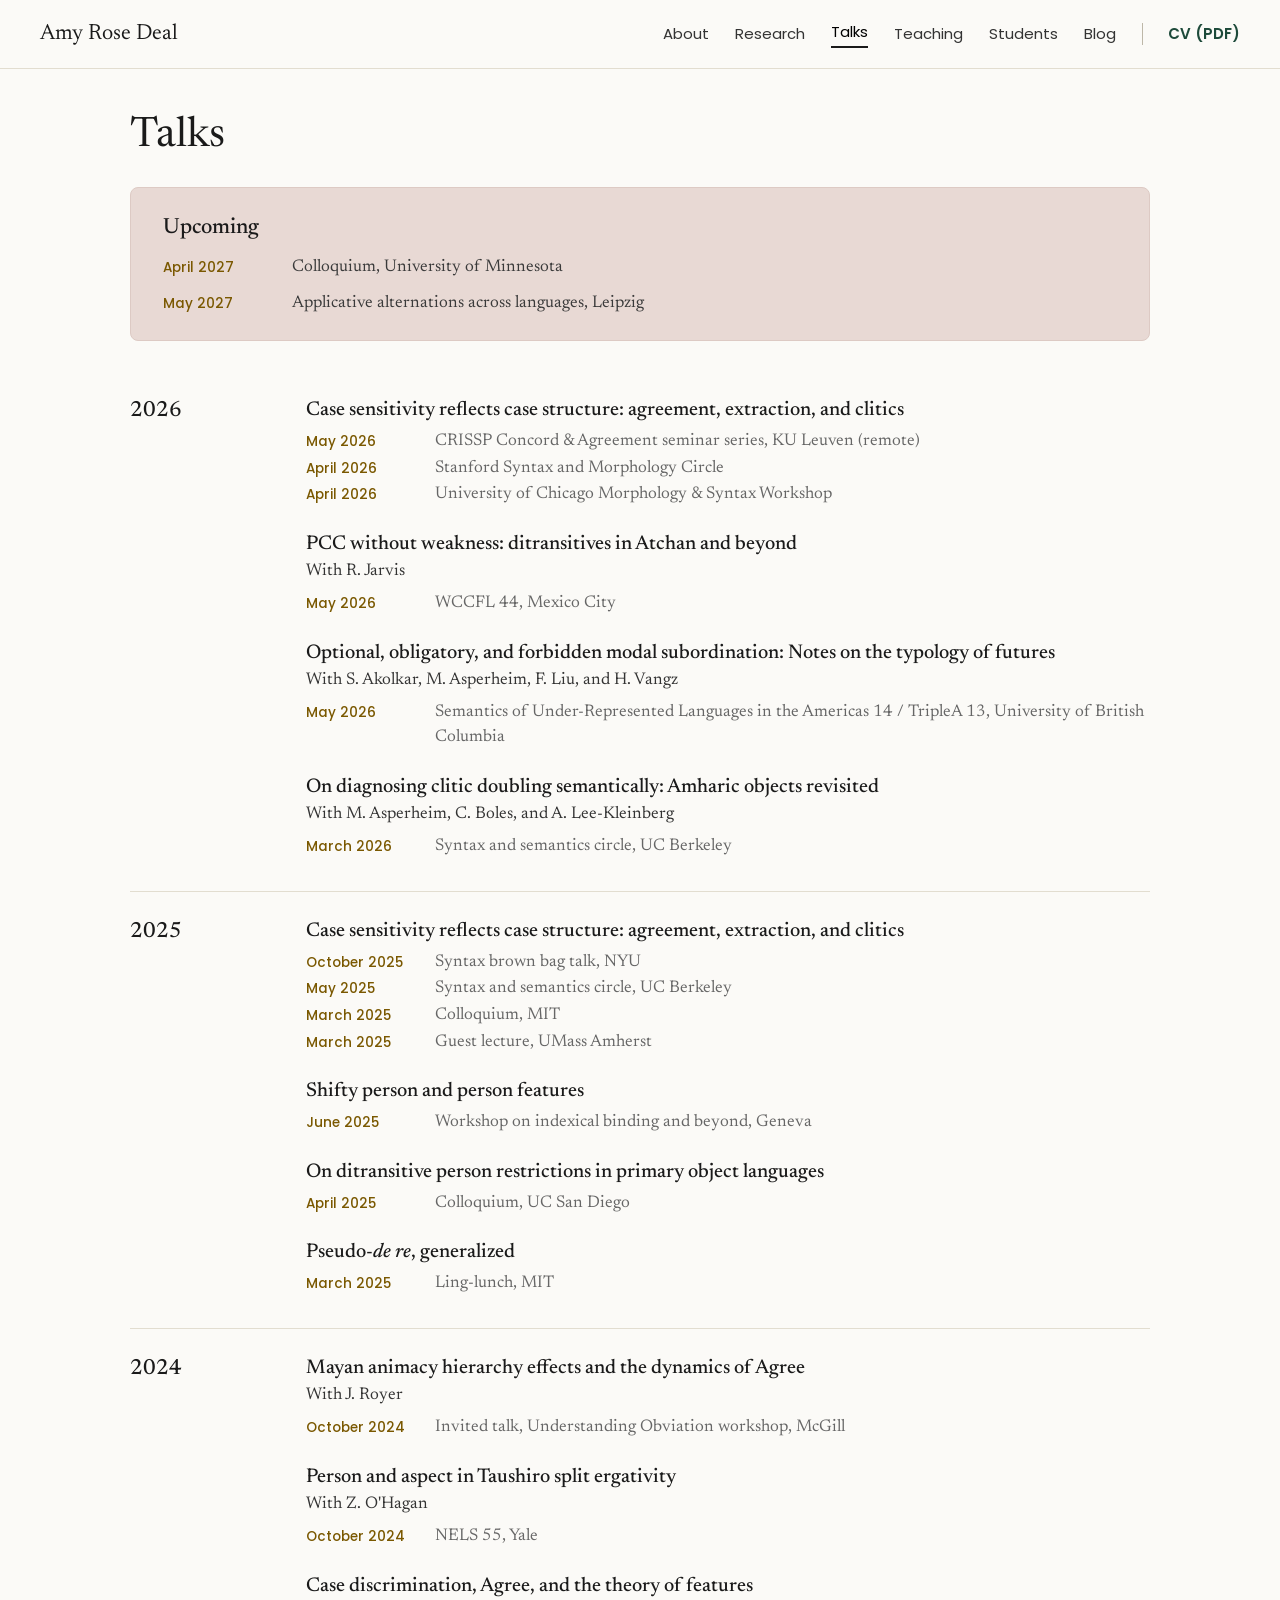
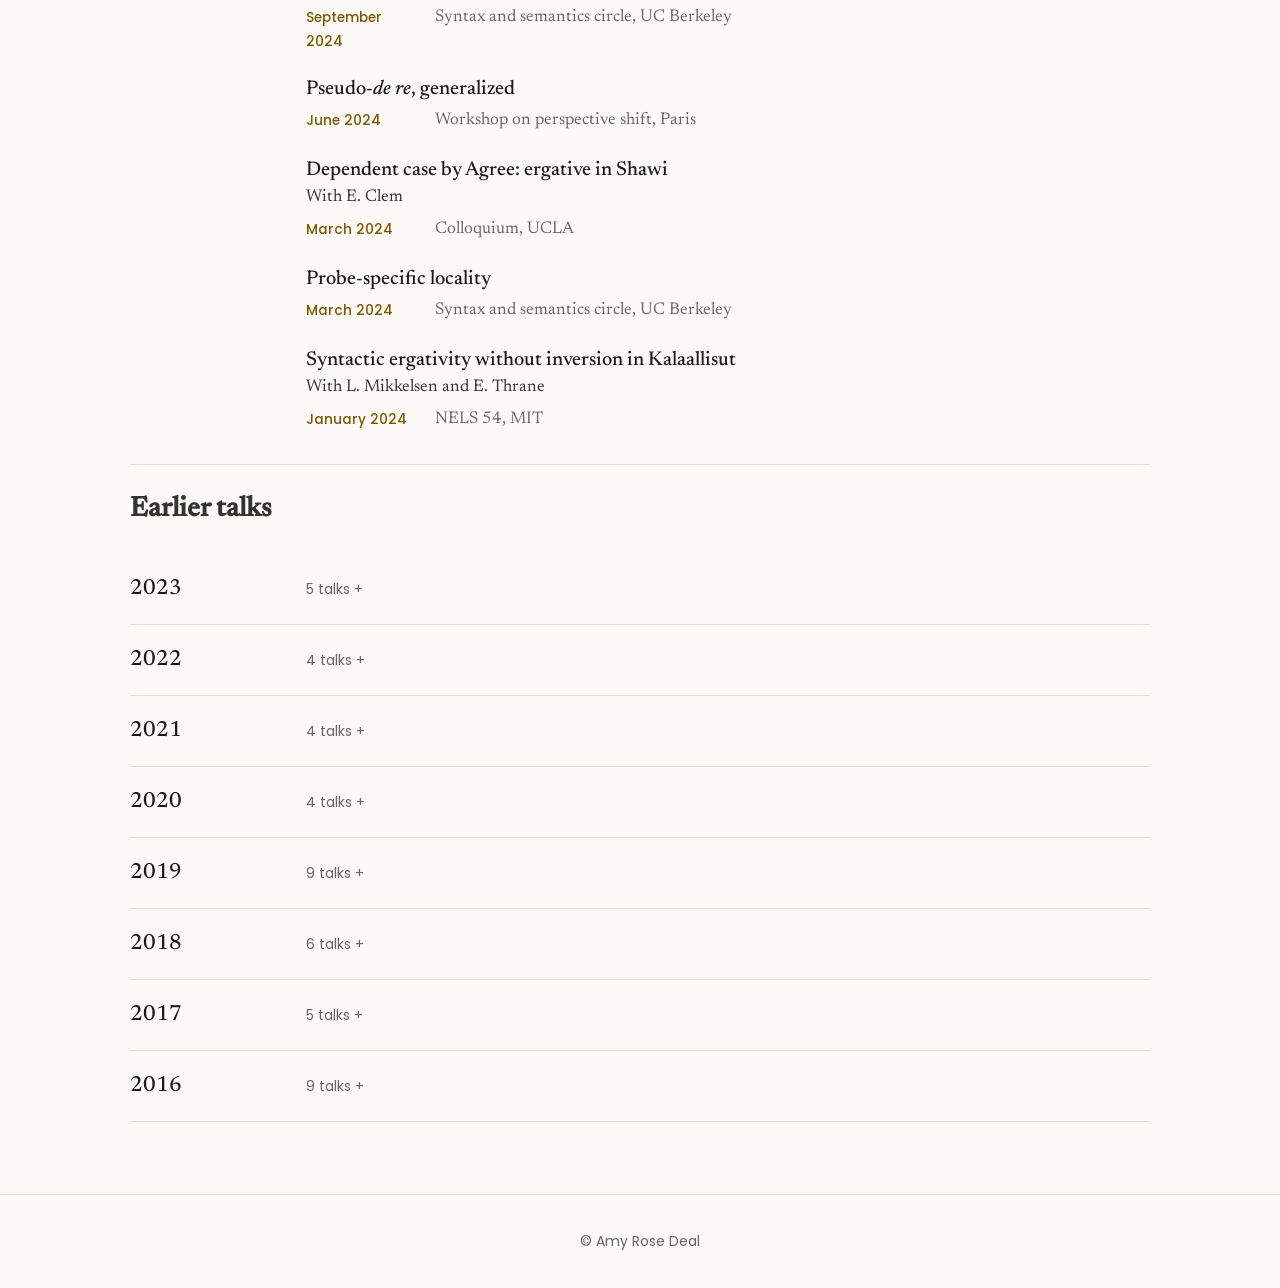
<file: talks.html>
<!DOCTYPE html>
<html lang="en">
<head>
    <meta charset="utf-8">
    <meta name="viewport" content="width=device-width, initial-scale=1">
    <title>Talks · Amy Rose Deal</title>
    <meta name="description" content="Talks by Amy Rose Deal: invited talks, colloquia and conference presentations.">
    <meta property="og:type" content="website">
    <meta property="og:site_name" content="Amy Rose Deal">
    <meta property="og:title" content="Talks · Amy Rose Deal">
    <meta property="og:description" content="Talks by Amy Rose Deal: invited talks, colloquia and conference presentations.">
    <meta property="og:url" content="https://amyrosedeal.github.io/amyrosedeal/talks.html">
    <meta property="og:image" content="https://amyrosedeal.github.io/amyrosedeal/img/share-redwood.jpg">
    <meta property="og:image:width" content="1200">
    <meta property="og:image:height" content="630">
    <meta property="og:image:alt" content="Looking up the trunk of a redwood tree into its branches">
    <meta name="twitter:card" content="summary_large_image">
    <link rel="icon" href="favicon.ico" sizes="any">
    <link rel="icon" href="icon.svg" type="image/svg+xml">
    <link rel="apple-touch-icon" href="apple-touch-icon.png">
    <link rel="preload" href="fonts/newsreader-latin-normal.woff2" as="font" type="font/woff2" crossorigin>
    <link rel="preload" href="fonts/poppins-latin-400-normal.woff2" as="font" type="font/woff2" crossorigin>
    <link rel="stylesheet" href="css/site.css">
</head>

<body class="inner">
    <a class="skip-link" href="#main">Skip to content</a>
    <header class="site-header">
        <a class="site-name" href="index.html">Amy Rose Deal</a>
        <nav aria-label="Main">
            <ul>
                <li><a href="about.html">About</a></li>
                <li><a href="research.html">Research</a></li>
                <li><a href="talks.html" aria-current="page">Talks</a></li>
                <li><a href="teaching.html">Teaching</a></li>
                <li><a href="students.html">Students</a></li>
                <li><a href="https://profling.beehiiv.com/">Blog</a></li>
                <li><a class="cv-button" href="cv/">CV <span class="cv-pdf">(PDF)</span><svg class="cv-icon" width="16" height="16" viewBox="0 0 24 24" fill="none" stroke="currentColor" stroke-width="2" stroke-linecap="round" stroke-linejoin="round" aria-hidden="true"><path d="M12 4v11M7 10l5 5 5-5M5 20h14"></path></svg></a></li>
            </ul>
        </nav>
    </header>

    <main class="page" id="main">
        <header class="page-head">
            <h1>Talks</h1>
        </header>

<!-- talks:start (generated from cv/cv-full.tex by scripts/build_site.py; edit the CV instead) -->
        <section class="talk-year upcoming" id="upcoming">
            <h2>Upcoming</h2>
            <article class="talk talk-untitled">
              <ul class="talk-venues">
                <li><span class="talk-date">April 2027</span><span class="talk-place">Colloquium, University of Minnesota</span></li>
              </ul>
            </article>
            <article class="talk talk-untitled">
              <ul class="talk-venues">
                <li><span class="talk-date">May 2027</span><span class="talk-place">Applicative alternations across languages, Leipzig</span></li>
              </ul>
            </article>
        </section>
        <section class="talk-year" id="y-2026">
            <h2>2026</h2>
            <article class="talk">
              <h3 class="talk-title">Case sensitivity reflects case structure: agreement, extraction, and clitics</h3>
              <ul class="talk-venues">
                <li><span class="talk-date">May 2026</span><span class="talk-place">CRISSP Concord &amp; Agreement seminar series, KU Leuven <span class="talk-remote">(remote)</span></span></li>
                <li><span class="talk-date">April 2026</span><span class="talk-place">Stanford Syntax and Morphology Circle</span></li>
                <li><span class="talk-date">April 2026</span><span class="talk-place">University of Chicago Morphology &amp; Syntax Workshop</span></li>
              </ul>
            </article>
            <article class="talk">
              <h3 class="talk-title">PCC without weakness: ditransitives in Atchan and beyond</h3>
              <p class="talk-with">With R. Jarvis</p>
              <ul class="talk-venues">
                <li><span class="talk-date">May 2026</span><span class="talk-place">WCCFL 44, Mexico City</span></li>
              </ul>
            </article>
            <article class="talk">
              <h3 class="talk-title">Optional, obligatory, and forbidden modal subordination: Notes on the typology of futures</h3>
              <p class="talk-with">With S. Akolkar, M. Asperheim, F. Liu, and H. Vangz</p>
              <ul class="talk-venues">
                <li><span class="talk-date">May 2026</span><span class="talk-place">Semantics of Under-Represented Languages in the Americas 14 / TripleA 13, University of British Columbia</span></li>
              </ul>
            </article>
            <article class="talk">
              <h3 class="talk-title">On diagnosing clitic doubling semantically: Amharic objects revisited</h3>
              <p class="talk-with">With M. Asperheim, C. Boles, and A. Lee-Kleinberg</p>
              <ul class="talk-venues">
                <li><span class="talk-date">March 2026</span><span class="talk-place">Syntax and semantics circle, UC Berkeley</span></li>
              </ul>
            </article>
        </section>
        <section class="talk-year" id="y-2025">
            <h2>2025</h2>
            <article class="talk">
              <h3 class="talk-title">Case sensitivity reflects case structure: agreement, extraction, and clitics</h3>
              <ul class="talk-venues">
                <li><span class="talk-date">October 2025</span><span class="talk-place">Syntax brown bag talk, NYU</span></li>
                <li><span class="talk-date">May 2025</span><span class="talk-place">Syntax and semantics circle, UC Berkeley</span></li>
                <li><span class="talk-date">March 2025</span><span class="talk-place">Colloquium, MIT</span></li>
                <li><span class="talk-date">March 2025</span><span class="talk-place">Guest lecture, UMass Amherst</span></li>
              </ul>
            </article>
            <article class="talk">
              <h3 class="talk-title">Shifty person and person features</h3>
              <ul class="talk-venues">
                <li><span class="talk-date">June 2025</span><span class="talk-place">Workshop on indexical binding and beyond, Geneva</span></li>
              </ul>
            </article>
            <article class="talk">
              <h3 class="talk-title">On ditransitive person restrictions in primary object languages</h3>
              <ul class="talk-venues">
                <li><span class="talk-date">April 2025</span><span class="talk-place">Colloquium, UC San Diego</span></li>
              </ul>
            </article>
            <article class="talk">
              <h3 class="talk-title">Pseudo-<i>de re</i>, generalized</h3>
              <ul class="talk-venues">
                <li><span class="talk-date">March 2025</span><span class="talk-place">Ling-lunch, MIT</span></li>
              </ul>
            </article>
        </section>
        <section class="talk-year" id="y-2024">
            <h2>2024</h2>
            <article class="talk">
              <h3 class="talk-title">Mayan animacy hierarchy effects and the dynamics of Agree</h3>
              <p class="talk-with">With J. Royer</p>
              <ul class="talk-venues">
                <li><span class="talk-date">October 2024</span><span class="talk-place">Invited talk, Understanding Obviation workshop, McGill</span></li>
              </ul>
            </article>
            <article class="talk">
              <h3 class="talk-title">Person and aspect in Taushiro split ergativity</h3>
              <p class="talk-with">With Z. O&#x27;Hagan</p>
              <ul class="talk-venues">
                <li><span class="talk-date">October 2024</span><span class="talk-place">NELS 55, Yale</span></li>
              </ul>
            </article>
            <article class="talk">
              <h3 class="talk-title">Case discrimination, Agree, and the theory of features</h3>
              <ul class="talk-venues">
                <li><span class="talk-date">September 2024</span><span class="talk-place">Syntax and semantics circle, UC Berkeley</span></li>
              </ul>
            </article>
            <article class="talk">
              <h3 class="talk-title">Pseudo-<i>de re</i>, generalized</h3>
              <ul class="talk-venues">
                <li><span class="talk-date">June 2024</span><span class="talk-place">Workshop on perspective shift, Paris</span></li>
              </ul>
            </article>
            <article class="talk">
              <h3 class="talk-title">Dependent case by Agree: ergative in Shawi</h3>
              <p class="talk-with">With E. Clem</p>
              <ul class="talk-venues">
                <li><span class="talk-date">March 2024</span><span class="talk-place">Colloquium, UCLA</span></li>
              </ul>
            </article>
            <article class="talk">
              <h3 class="talk-title">Probe-specific locality</h3>
              <ul class="talk-venues">
                <li><span class="talk-date">March 2024</span><span class="talk-place">Syntax and semantics circle, UC Berkeley</span></li>
              </ul>
            </article>
            <article class="talk">
              <h3 class="talk-title">Syntactic ergativity without inversion in Kalaallisut</h3>
              <p class="talk-with">With L. Mikkelsen and E. Thrane</p>
              <ul class="talk-venues">
                <li><span class="talk-date">January 2024</span><span class="talk-place">NELS 54, MIT</span></li>
              </ul>
            </article>
        </section>
        <h2 class="earlier-head">Earlier talks</h2>
        <details class="talk-year" id="y-2023">
            <summary><span class="year">2023</span><span class="count">5 talks</span></summary>
            <article class="talk">
              <h3 class="talk-title">Uncentered attitude reports</h3>
              <ul class="talk-venues">
                <li><span class="talk-date">November 2023</span><span class="talk-place">Colloquium, University of British Columbia</span></li>
              </ul>
            </article>
            <article class="talk">
              <h3 class="talk-title">Dependent case by Agree: ergative in Shawi</h3>
              <p class="talk-with">With E. Clem</p>
              <ul class="talk-venues">
                <li><span class="talk-date">September 2023</span><span class="talk-place">Syntax and semantics circle, UC Berkeley</span></li>
              </ul>
            </article>
            <article class="talk">
              <h3 class="talk-title">Mayan animacy hierarchy effects: A dynamic interaction approach</h3>
              <p class="talk-with">With J. Royer</p>
              <ul class="talk-venues">
                <li><span class="talk-date">May 2023</span><span class="talk-place">WCCFL 41, UC Santa Cruz</span></li>
                <li><span class="talk-date">April 2023</span><span class="talk-place">Workshop on Structure and Constituency in Languages of the Americas (WSCLA), McGill</span></li>
              </ul>
            </article>
            <article class="talk">
              <h3 class="talk-title">Probe-specific locality</h3>
              <ul class="talk-venues">
                <li><span class="talk-date">April 2023</span><span class="talk-place">NYI Distinguished Linguist Lecture Series / Stony Brook University</span></li>
                <li><span class="talk-date">March 2023</span><span class="talk-place">Invited speaker, workshop on Locality in Theory, Processing and Acquisition, University of Pennsylvania</span></li>
              </ul>
            </article>
            <article class="talk">
              <h3 class="talk-title">On ditransitive person restrictions in primary object languages</h3>
              <ul class="talk-venues">
                <li><span class="talk-date">February 2023</span><span class="talk-place">Linguistics colloquium, McGill University</span></li>
              </ul>
            </article>
        </details>
        <details class="talk-year" id="y-2022">
            <summary><span class="year">2022</span><span class="count">4 talks</span></summary>
            <article class="talk">
              <h3 class="talk-title">On ditransitive person restrictions in primary object languages</h3>
              <ul class="talk-venues">
                <li><span class="talk-date">October 2022</span><span class="talk-place">Department speaker series, Georgetown University</span></li>
                <li><span class="talk-date">September 2022</span><span class="talk-place">Colloquium, UC Berkeley</span></li>
                <li><span class="talk-date">September 2022</span><span class="talk-place">Colloquium, Michigan State University</span></li>
              </ul>
            </article>
            <article class="talk">
              <h3 class="talk-title">Animacy hierarchy restrictions and dynamic interaction</h3>
              <p class="talk-with">With J. Royer</p>
              <ul class="talk-venues">
                <li><span class="talk-date">October 2022</span><span class="talk-place">Syntax and semantics circle, UC Berkeley</span></li>
              </ul>
            </article>
            <article class="talk">
              <h3 class="talk-title">Uncentered attitude reports</h3>
              <ul class="talk-venues">
                <li><span class="talk-date">April 2022</span><span class="talk-place">MIT ling-lunch</span></li>
              </ul>
            </article>
            <article class="talk">
              <h3 class="talk-title">Interaction, satisfaction, and the PCC</h3>
              <ul class="talk-venues">
                <li><span class="talk-date">March 2022</span><span class="talk-place">University of Massachusetts, Amherst</span></li>
              </ul>
            </article>
        </details>
        <details class="talk-year" id="y-2021">
            <summary><span class="year">2021</span><span class="count">4 talks</span></summary>
            <article class="talk">
              <h3 class="talk-title">Negative concord as downward Agree</h3>
              <p class="talk-with">Poster</p>
              <ul class="talk-venues">
                <li><span class="talk-date">October 2021</span><span class="talk-place">NELS 52, Rutgers</span></li>
              </ul>
            </article>
            <article class="talk">
              <h3 class="talk-title">The logic of agreement: movement, morphology, and composite probes</h3>
              <ul class="talk-venues">
                <li><span class="talk-date">September 2021</span><span class="talk-place">Syntax and semantics circle, UC Berkeley</span></li>
              </ul>
            </article>
            <article class="talk">
              <h3 class="talk-title">Without uninterpretability</h3>
              <ul class="talk-venues">
                <li><span class="talk-date">August 2021</span><span class="talk-place">Invited talk, 23rd Seoul International Conference on Generative Grammar, Sogang University <span class="talk-remote">(remote)</span></span></li>
              </ul>
            </article>
            <article class="talk">
              <h3 class="talk-title">How Agreement works (with special reference to A&#x27; features)</h3>
              <ul class="talk-venues">
                <li><span class="talk-date">May 2021</span><span class="talk-place">Move &amp; Agree Forum 2021, UBC/McGill <span class="talk-remote">(remote)</span></span></li>
              </ul>
            </article>
        </details>
        <details class="talk-year" id="y-2020">
            <summary><span class="year">2020</span><span class="count">4 talks</span></summary>
            <article class="talk">
              <h3 class="talk-title">3-on-3 restrictions and PCC typology</h3>
              <p class="talk-with">Flash talk</p>
              <ul class="talk-venues">
                <li><span class="talk-date">November 2020</span><span class="talk-place">NELS 51, Université du Québec à Montréal</span></li>
              </ul>
            </article>
            <article class="talk">
              <h3 class="talk-title">Interaction, satisfaction, and the PCC</h3>
              <ul class="talk-venues">
                <li><span class="talk-date">January 2020</span><span class="talk-place">Colloquium, NYU</span></li>
              </ul>
            </article>
            <article class="talk">
              <h3 class="talk-title">Comments on diachronic formal semantics (as compared to formal semantic fieldwork)</h3>
              <ul class="talk-venues">
                <li><span class="talk-date">January 2020</span><span class="talk-place">Formal Approaches to Grammaticalization, special session at the LSA annual meeting, New Orleans</span></li>
              </ul>
            </article>
            <article class="talk">
              <h3 class="talk-title">Uncentered attitude reports</h3>
              <p class="talk-with">Pre-pandemic version</p>
              <ul class="talk-venues">
                <li><span class="talk-date">January 2020</span><span class="talk-place">Semantics Group, NYU</span></li>
              </ul>
            </article>
        </details>
        <details class="talk-year" id="y-2019">
            <summary><span class="year">2019</span><span class="count">9 talks</span></summary>
            <article class="talk">
              <h3 class="talk-title">Pluralization and notional mass nouns: In search of semantic variation</h3>
              <ul class="talk-venues">
                <li><span class="talk-date">December 2019</span><span class="talk-place">Workshop on number and plurality: cross-linguistic variation in the nominal domain, Georg-August-Universität Göttingen</span></li>
              </ul>
            </article>
            <article class="talk">
              <h3 class="talk-title">Interaction, satisfaction, and the PCC</h3>
              <ul class="talk-venues">
                <li><span class="talk-date">October 2019</span><span class="talk-place">NELS 50, MIT</span></li>
              </ul>
            </article>
            <article class="talk">
              <h3 class="talk-title">Interaction, satisfaction, and the PCC</h3>
              <ul class="talk-venues">
                <li><span class="talk-date">September 2019</span><span class="talk-place">Colloquium, University of Toronto</span></li>
              </ul>
            </article>
            <article class="talk">
              <h3 class="talk-title">Uncentered attitude reports</h3>
              <p class="talk-with">Pre-pandemic version</p>
              <ul class="talk-venues">
                <li><span class="talk-date">September 2019</span><span class="talk-place">Semantics Research Group, University of Toronto</span></li>
              </ul>
            </article>
            <article class="talk">
              <h3 class="talk-title">Agree, agreement and the PCC</h3>
              <p class="talk-with">2 lectures</p>
              <ul class="talk-venues">
                <li><span class="talk-date">July 2019</span><span class="talk-place">Université Paris Diderot</span></li>
              </ul>
            </article>
            <article class="talk">
              <h3 class="talk-title">Person features and shiftiness</h3>
              <ul class="talk-venues">
                <li><span class="talk-date">July 2019</span><span class="talk-place">The Alphabet of Universal Grammar, British Academy, London</span></li>
              </ul>
            </article>
            <article class="talk">
              <h3 class="talk-title">Dedicated <i>de se</i> and complement type: Against Uniformity</h3>
              <ul class="talk-venues">
                <li><span class="talk-date">April 2019</span><span class="talk-place">Colloquium, Princeton University</span></li>
              </ul>
            </article>
            <article class="talk">
              <h3 class="talk-title">Relative embeddings, factivity, and propositional complementation</h3>
              <ul class="talk-venues">
                <li><span class="talk-date">February 2019</span><span class="talk-place">Colloquium, University of Maryland</span></li>
              </ul>
            </article>
            <article class="talk">
              <h3 class="talk-title">Factivity and uncentered attitudes</h3>
              <ul class="talk-venues">
                <li><span class="talk-date">February 2019</span><span class="talk-place">Work in Progress talk series, Philosophy department, UC Berkeley</span></li>
              </ul>
            </article>
        </details>
        <details class="talk-year" id="y-2018">
            <summary><span class="year">2018</span><span class="count">6 talks</span></summary>
            <article class="talk">
              <h3 class="talk-title">Vague predicates, crisp judgments</h3>
              <p class="talk-with">With V. Hohaus</p>
              <ul class="talk-venues">
                <li><span class="talk-date">September 2018</span><span class="talk-place">Sinn und Bedeutung 23, Barcelona</span></li>
                <li><span class="talk-date">August 2018</span><span class="talk-place">Workshop on Form-Meaning Mismatches in Natural Language, Göttingen</span></li>
                <li><span class="talk-date">May 2018</span><span class="talk-place">SULA 10, University of Toronto</span></li>
                <li><span class="talk-date">January 2018</span><span class="talk-place">Ebehard Karls Universität Tübingen</span></li>
              </ul>
            </article>
            <article class="talk">
              <h3 class="talk-title">Third readings by semantic scope lowering: prolepsis in Tiwa</h3>
              <p class="talk-with">With V. Dawson</p>
              <ul class="talk-venues">
                <li><span class="talk-date">September 2018</span><span class="talk-place">Sinn und Bedeutung 23, Barcelona</span></li>
              </ul>
            </article>
            <article class="talk">
              <h3 class="talk-title">Compositional paths to <i>de re</i></h3>
              <ul class="talk-venues">
                <li><span class="talk-date">May 2018</span><span class="talk-place">Keynote, Semantics and Linguistic Theory (SALT) 28, MIT</span></li>
                <li><span class="talk-date">April 2018</span><span class="talk-place">Syntax and Semantics Circle, Berkeley</span></li>
              </ul>
            </article>
            <article class="talk">
              <h3 class="talk-title">Covert hyperraising to object</h3>
              <ul class="talk-venues">
                <li><span class="talk-date">April 2018</span><span class="talk-place">Syntax and Morphology Circle, Stanford</span></li>
              </ul>
            </article>
            <article class="talk">
              <h3 class="talk-title">Formal semantic typology</h3>
              <ul class="talk-venues">
                <li><span class="talk-date">March 2018</span><span class="talk-place">Semantics 2018: Looking Ahead, University of Massachusetts Amherst</span></li>
              </ul>
            </article>
            <article class="talk">
              <h3 class="talk-title">Indexiphors: remarks on embedded indexicals, shifty agreement, and logophoricity</h3>
              <ul class="talk-venues">
                <li><span class="talk-date">March 2018</span><span class="talk-place">Colloquium, University of Connecticut</span></li>
                <li><span class="talk-date">January 2018</span><span class="talk-place">Colloquium, Institut für Linguistik, Goethe-Universität Frankfurt am Main</span></li>
              </ul>
            </article>
        </details>
        <details class="talk-year" id="y-2017">
            <summary><span class="year">2017</span><span class="count">5 talks</span></summary>
            <article class="talk">
              <h3 class="talk-title">Shifty asymmetries: universals and variation in shifty indexicality</h3>
              <ul class="talk-venues">
                <li><span class="talk-date">November 2017</span><span class="talk-place">Department colloquium, University of Michigan</span></li>
                <li><span class="talk-date">September 2017</span><span class="talk-place">Keynote, Sinn und Bedeutung 22, ZAS (Berlin) / University of Potsdam</span></li>
                <li><span class="talk-date">August 2017</span><span class="talk-place">Department colloquium, Berkeley</span></li>
                <li><span class="talk-date">April 2017</span><span class="talk-place">Rutgers Semantics/Pragmatics Workshop, Rutgers University Center for Cognitive Science</span></li>
                <li><span class="talk-date">April 2017</span><span class="talk-place">Keynote, WSCLA 22 (Workshop on the Structure and Constituency of Languages of the Americas), University of British Columbia</span></li>
              </ul>
            </article>
            <article class="talk">
              <h3 class="talk-title">Extraction asymmetries via case discrimination: evaluating the prospects</h3>
              <ul class="talk-venues">
                <li><span class="talk-date">August 2017</span><span class="talk-place">Workshop on Quirks of Subject Extraction, National University of Singapore</span></li>
              </ul>
            </article>
            <article class="talk">
              <h3 class="talk-title">Dedicated <i>de re</i> attitude reports</h3>
              <ul class="talk-venues">
                <li><span class="talk-date">May 2017</span><span class="talk-place">First UC Irvine Workshop in Logical Semantics</span></li>
              </ul>
            </article>
            <article class="talk">
              <h3 class="talk-title">Covert hyperraising to object</h3>
              <ul class="talk-venues">
                <li><span class="talk-date">April 2017</span><span class="talk-place">Morphology and Syntax Workshop, University of Chicago</span></li>
              </ul>
            </article>
            <article class="talk">
              <h3 class="talk-title"><i>Who has more?</i> The influence of linguistic form on quantity judgments</h3>
              <p class="talk-with">With G. Scontras, K. Davidson, and S. Murray</p>
              <ul class="talk-venues">
                <li><span class="talk-date">January 2017</span><span class="talk-place">LSA annual meeting, Austin</span></li>
              </ul>
            </article>
        </details>
        <details class="talk-year" id="y-2016">
            <summary><span class="year">2016</span><span class="count">9 talks</span></summary>
            <article class="talk">
              <h3 class="talk-title">Dedicated <i>de re</i> attitude reports</h3>
              <ul class="talk-venues">
                <li><span class="talk-date">December 2016</span><span class="talk-place">MIT ling-lunch</span></li>
              </ul>
            </article>
            <article class="talk">
              <h3 class="talk-title">Countability distinctions and semantic variation: toward universals of mass and count</h3>
              <ul class="talk-venues">
                <li><span class="talk-date">November 2016</span><span class="talk-place">Colloquium, Boston University</span></li>
              </ul>
            </article>
            <article class="talk">
              <h3 class="talk-title">Covert hyperraising to object</h3>
              <ul class="talk-venues">
                <li><span class="talk-date">October 2016</span><span class="talk-place">NELS 47, University of Massachusetts, Amherst</span></li>
              </ul>
            </article>
            <article class="talk">
              <h3 class="talk-title">Number marking and the definite interpretation of bare nouns in Teotitlán del Valle Zapotec</h3>
              <p class="talk-with">With J. Nee</p>
              <ul class="talk-venues">
                <li><span class="talk-date">September 2016</span><span class="talk-place">Sinn und Bedeutung 21, University of Edinburgh</span></li>
                <li><span class="talk-date">June 2016</span><span class="talk-place">Definiteness across languages workshop, National Autonomous University of Mexico / El Colegio de México, Mexico City</span></li>
              </ul>
            </article>
            <article class="talk">
              <h3 class="talk-title">Shifty asymmetries: universals and variation in shifty indexicality</h3>
              <ul class="talk-venues">
                <li><span class="talk-date">April 2016</span><span class="talk-place">Department colloquium, MIT</span></li>
                <li><span class="talk-date">March 2016</span><span class="talk-place">Department colloquium, University of Massachusetts Amherst</span></li>
                <li><span class="talk-date">March 2016</span><span class="talk-place">Syntax and Semantics Circle, UC Berkeley</span></li>
                <li><span class="talk-date">January 2016</span><span class="talk-place">Perspectival Expressions and the <i>De Se</i> Crosslinguistically, special session at the LSA annual meeting, Washington, DC</span></li>
              </ul>
            </article>
            <article class="talk">
              <h3 class="talk-title">Counting Nez Perce cases (or adpositions?)</h3>
              <ul class="talk-venues">
                <li><span class="talk-date">April 2016</span><span class="talk-place">Fieldwork Forum, UC Berkeley</span></li>
              </ul>
            </article>
            <article class="talk">
              <h3 class="talk-title">Interaction and satisfaction in φ-agreement</h3>
              <ul class="talk-venues">
                <li><span class="talk-date">April 2016</span><span class="talk-place">Invited lecture, MIT</span></li>
                <li><span class="talk-date">January 2016</span><span class="talk-place">Syntax and semantics circle, UC Berkeley</span></li>
              </ul>
            </article>
            <article class="talk">
              <h3 class="talk-title">Cyclicity and connectivity in Nez Perce relative clauses</h3>
              <ul class="talk-venues">
                <li><span class="talk-date">April 2016</span><span class="talk-place">Invited lecture, MIT</span></li>
              </ul>
            </article>
            <article class="talk">
              <h3 class="talk-title">Syntactic ergativity as case discrimination</h3>
              <ul class="talk-venues">
                <li><span class="talk-date">April 2016</span><span class="talk-place">WCCFL 34, University of Utah</span></li>
              </ul>
            </article>
        </details>
<!-- talks:end -->
    </main>

    <footer class="site-footer">
        <p>© Amy Rose Deal</p>
    </footer>
<!-- Cloudflare Web Analytics --><script type='module' src='https://static.cloudflareinsights.com/beacon.min.js' data-cf-beacon='{"token": "424b3c9f95ef4abf83e3edcdcff19f7e"}'></script><!-- End Cloudflare Web Analytics -->
</body>
</html>
</file>
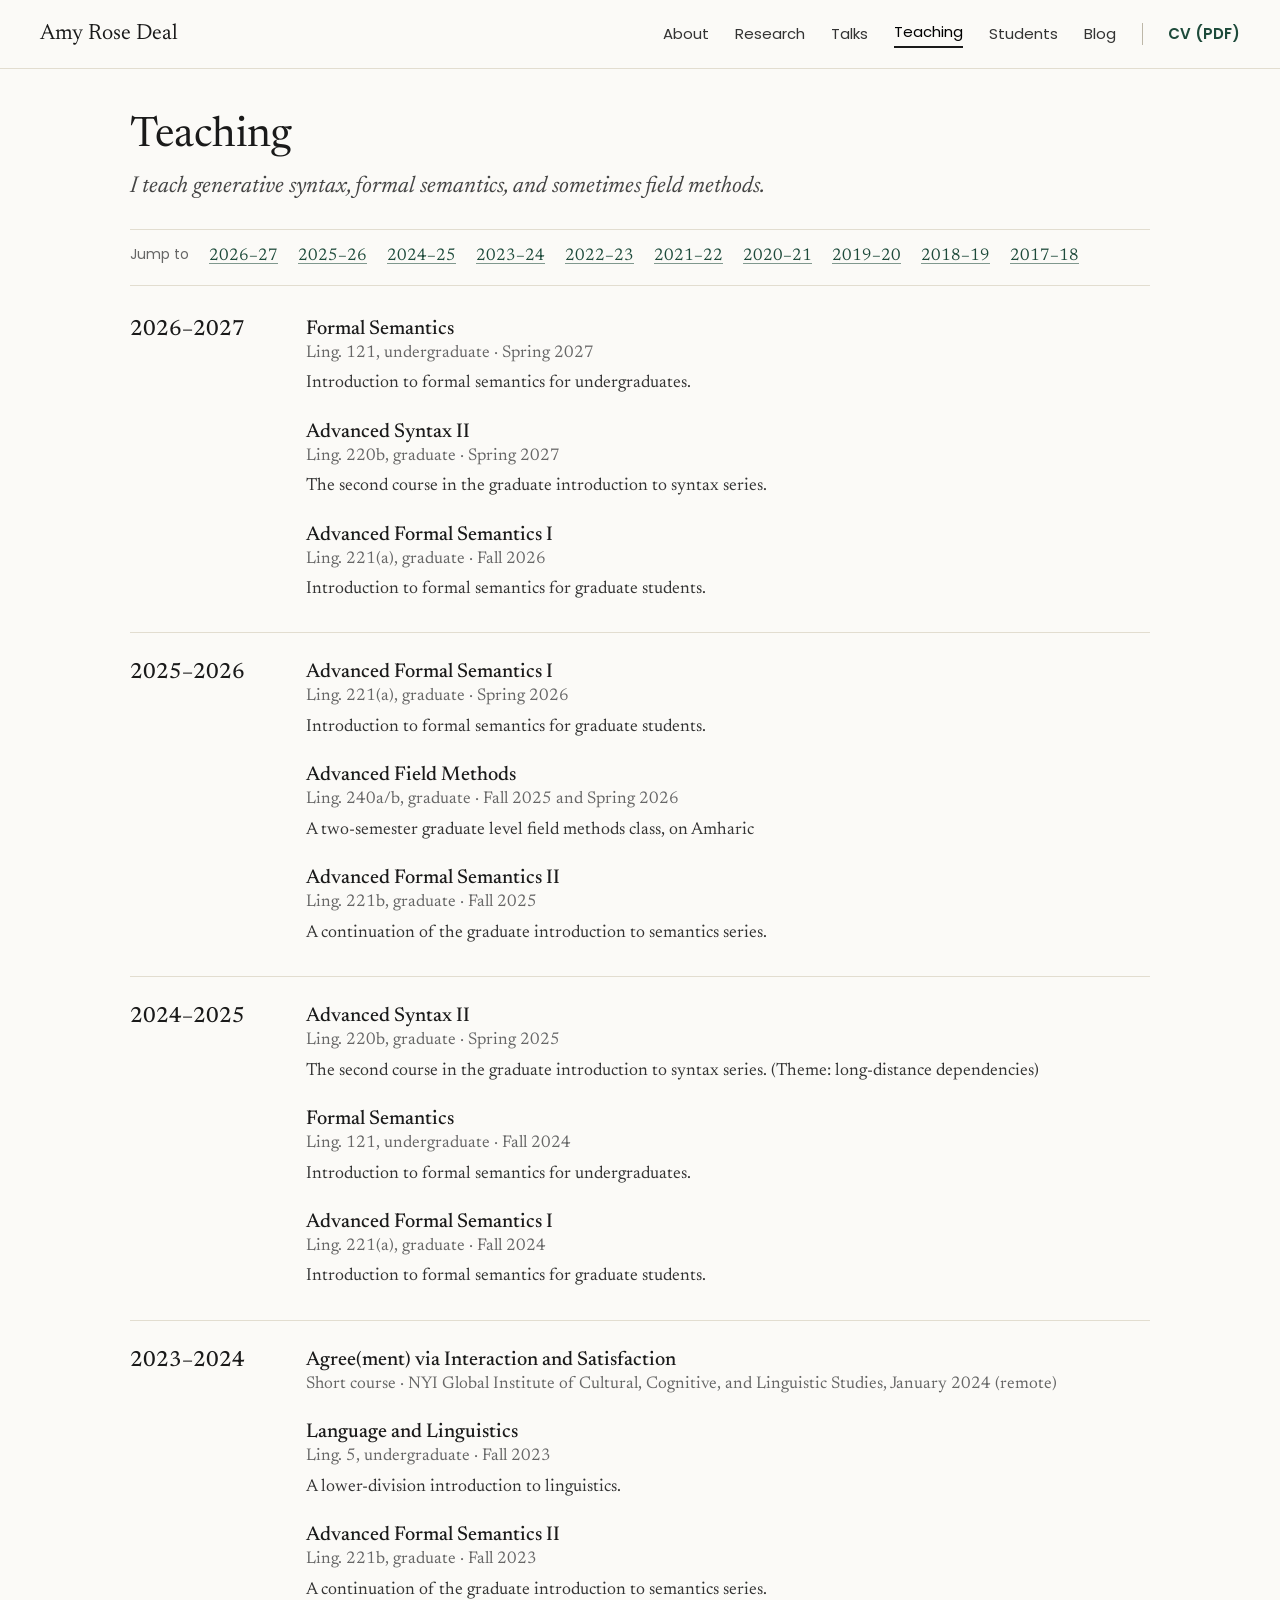
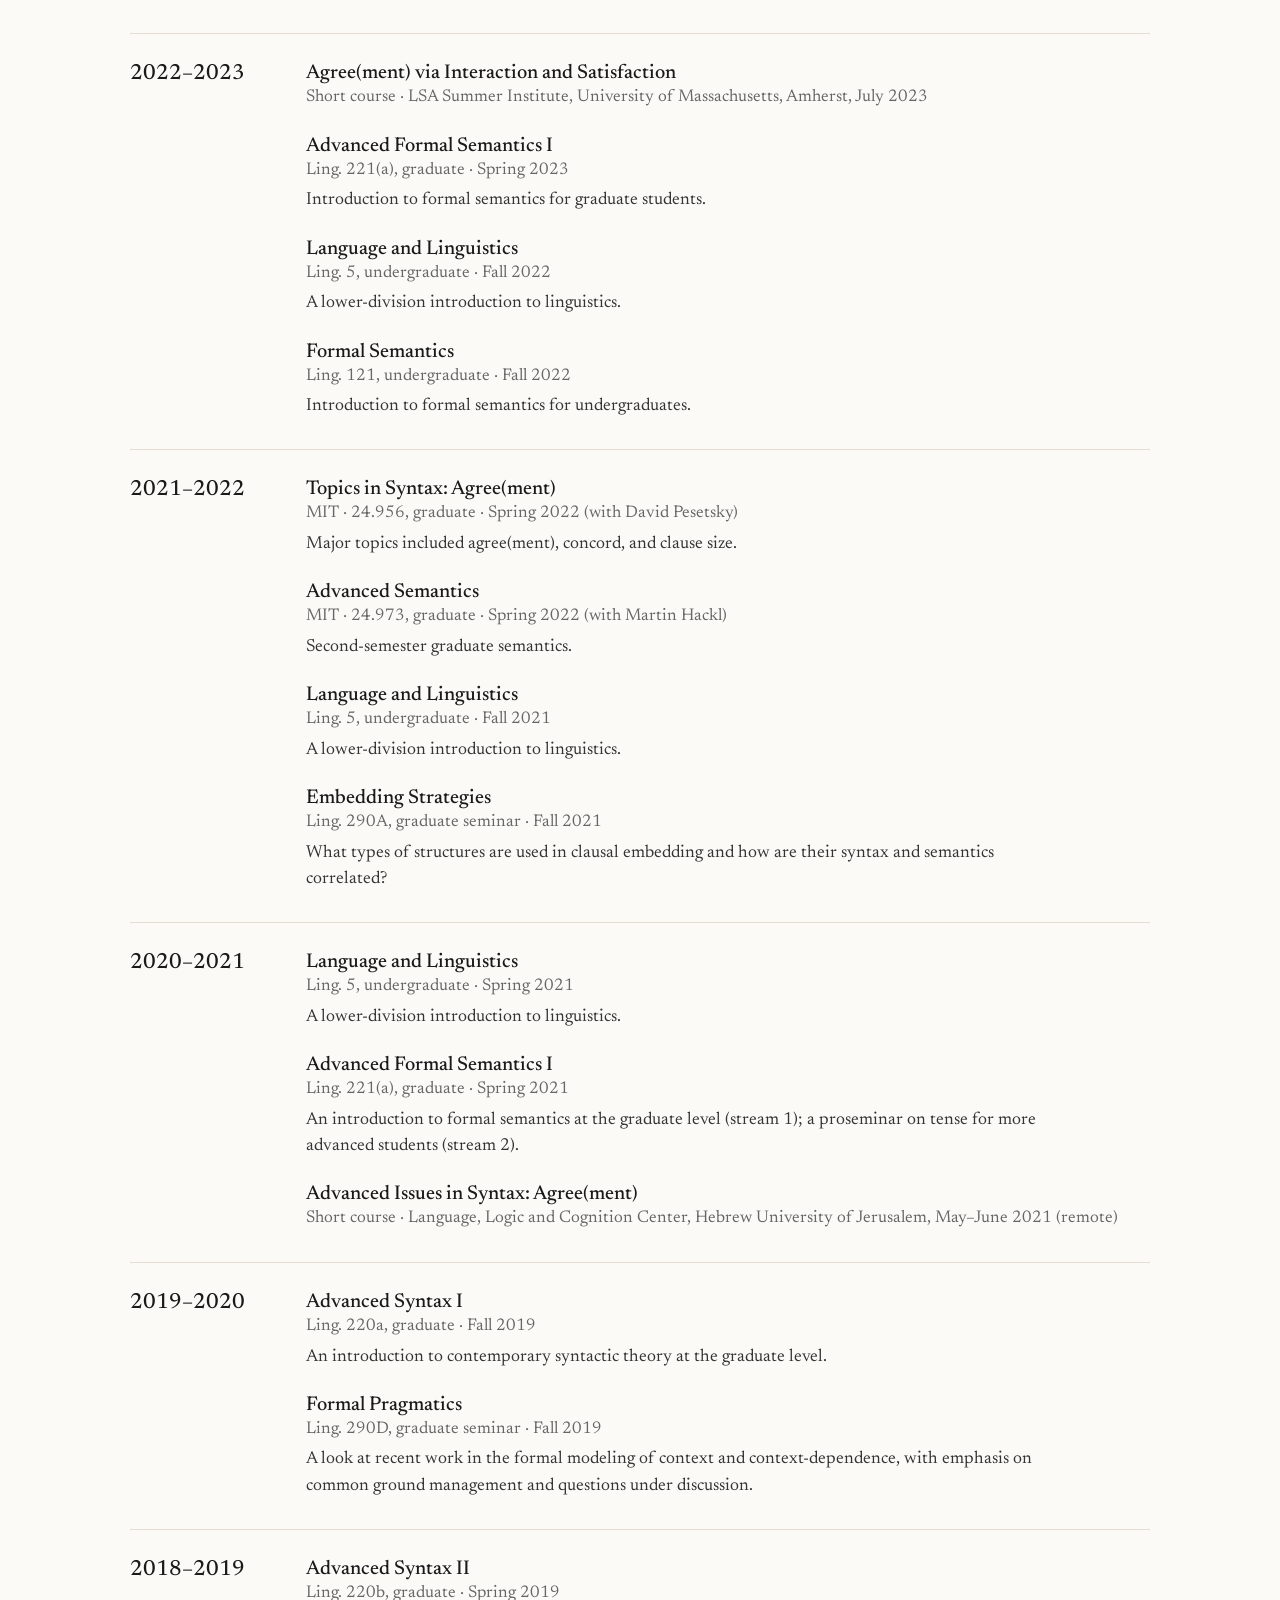
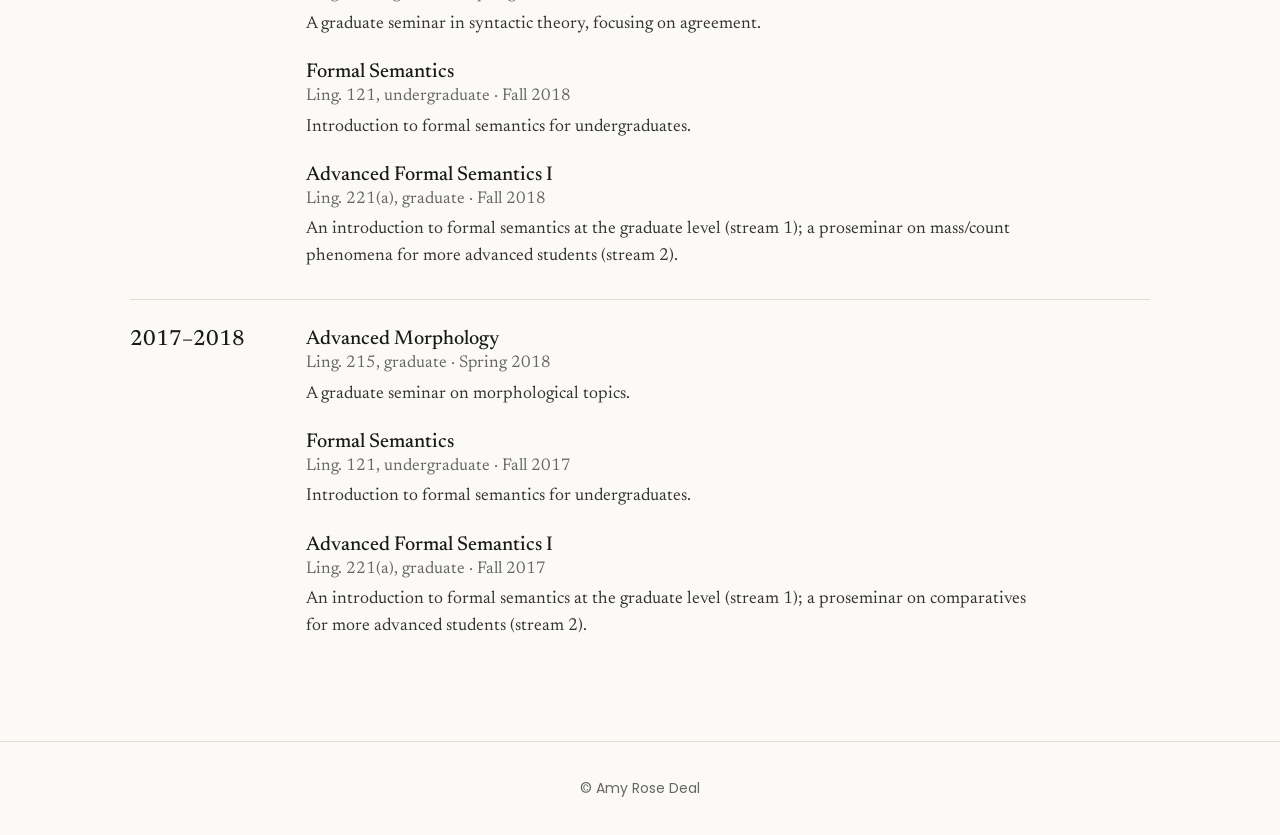
<file: teaching.html>
<!DOCTYPE html>
<html lang="en">
<head>
    <meta charset="utf-8">
    <meta name="viewport" content="width=device-width, initial-scale=1">
    <title>Teaching · Amy Rose Deal</title>
    <meta name="description" content="Courses taught by Amy Rose Deal.">
    <meta property="og:type" content="website">
    <meta property="og:site_name" content="Amy Rose Deal">
    <meta property="og:title" content="Teaching · Amy Rose Deal">
    <meta property="og:description" content="Courses taught by Amy Rose Deal.">
    <meta property="og:url" content="https://amyrosedeal.github.io/amyrosedeal/teaching.html">
    <meta property="og:image" content="https://amyrosedeal.github.io/amyrosedeal/img/share-redwood.jpg">
    <meta property="og:image:width" content="1200">
    <meta property="og:image:height" content="630">
    <meta property="og:image:alt" content="Looking up the trunk of a redwood tree into its branches">
    <meta name="twitter:card" content="summary_large_image">
    <link rel="icon" href="favicon.ico" sizes="any">
    <link rel="icon" href="icon.svg" type="image/svg+xml">
    <link rel="apple-touch-icon" href="apple-touch-icon.png">
    <link rel="preload" href="fonts/newsreader-latin-normal.woff2" as="font" type="font/woff2" crossorigin>
    <link rel="preload" href="fonts/poppins-latin-400-normal.woff2" as="font" type="font/woff2" crossorigin>
    <link rel="stylesheet" href="css/site.css">
</head>

<body class="inner">
    <a class="skip-link" href="#main">Skip to content</a>
    <header class="site-header">
        <a class="site-name" href="index.html">Amy Rose Deal</a>
        <nav aria-label="Main">
            <ul>
                <li><a href="about.html">About</a></li>
                <li><a href="research.html">Research</a></li>
                <li><a href="talks.html">Talks</a></li>
                <li><a href="teaching.html" aria-current="page">Teaching</a></li>
                <li><a href="students.html">Students</a></li>
                <li><a href="https://profling.beehiiv.com/">Blog</a></li>
                <li><a class="cv-button" href="cv/">CV <span class="cv-pdf">(PDF)</span><svg class="cv-icon" width="16" height="16" viewBox="0 0 24 24" fill="none" stroke="currentColor" stroke-width="2" stroke-linecap="round" stroke-linejoin="round" aria-hidden="true"><path d="M12 4v11M7 10l5 5 5-5M5 20h14"></path></svg></a></li>
            </ul>
        </nav>
    </header>

    <main class="page" id="main">
        <header class="page-head">
            <h1>Teaching</h1>
            <p class="lede">I teach generative syntax, formal semantics, and sometimes field methods.</p>
        </header>

        <!-- teaching:start (built from the CV by scripts/build_site.py; edit the CV, not this) -->
        <nav class="year-nav" aria-label="Academic years">
            <span>Jump to</span>
            <a href="#y26-27">2026–27</a>
            <a href="#y25-26">2025–26</a>
            <a href="#y24-25">2024–25</a>
            <a href="#y23-24">2023–24</a>
            <a href="#y22-23">2022–23</a>
            <a href="#y21-22">2021–22</a>
            <a href="#y20-21">2020–21</a>
            <a href="#y19-20">2019–20</a>
            <a href="#y18-19">2018–19</a>
            <a href="#y17-18">2017–18</a>
        </nav>

        <div class="prose">
            <section class="course-year" id="y26-27">
                <h2>2026–2027</h2>
                <ul class="courses">
                    <li>
                        <span class="course-title">Formal Semantics</span>
                        <span class="course-meta">Ling. 121, undergraduate · Spring 2027</span>
                        <p>Introduction to formal semantics for undergraduates.</p>
                    </li>
                    <li>
                        <span class="course-title">Advanced Syntax II</span>
                        <span class="course-meta">Ling. 220b, graduate · Spring 2027</span>
                        <p>The second course in the graduate introduction to syntax series.</p>
                    </li>
                    <li>
                        <span class="course-title">Advanced Formal Semantics I</span>
                        <span class="course-meta">Ling. 221(a), graduate · Fall 2026</span>
                        <p>Introduction to formal semantics for graduate students.</p>
                    </li>
                </ul>
            </section>
            <section class="course-year" id="y25-26">
                <h2>2025–2026</h2>
                <ul class="courses">
                    <li>
                        <span class="course-title">Advanced Formal Semantics I</span>
                        <span class="course-meta">Ling. 221(a), graduate · Spring 2026</span>
                        <p>Introduction to formal semantics for graduate students.</p>
                    </li>
                    <li>
                        <span class="course-title">Advanced Field Methods</span>
                        <span class="course-meta">Ling. 240a/b, graduate · Fall 2025 and Spring 2026</span>
                        <p>A two-semester graduate level field methods class, on Amharic</p>
                    </li>
                    <li>
                        <span class="course-title">Advanced Formal Semantics II</span>
                        <span class="course-meta">Ling. 221b, graduate · Fall 2025</span>
                        <p>A continuation of the graduate introduction to semantics series.</p>
                    </li>
                </ul>
            </section>
            <section class="course-year" id="y24-25">
                <h2>2024–2025</h2>
                <ul class="courses">
                    <li>
                        <span class="course-title">Advanced Syntax II</span>
                        <span class="course-meta">Ling. 220b, graduate · Spring 2025</span>
                        <p>The second course in the graduate introduction to syntax series. (Theme: long-distance dependencies)</p>
                    </li>
                    <li>
                        <span class="course-title">Formal Semantics</span>
                        <span class="course-meta">Ling. 121, undergraduate · Fall 2024</span>
                        <p>Introduction to formal semantics for undergraduates.</p>
                    </li>
                    <li>
                        <span class="course-title">Advanced Formal Semantics I</span>
                        <span class="course-meta">Ling. 221(a), graduate · Fall 2024</span>
                        <p>Introduction to formal semantics for graduate students.</p>
                    </li>
                </ul>
            </section>
            <section class="course-year" id="y23-24">
                <h2>2023–2024</h2>
                <ul class="courses">
                    <li>
                        <span class="course-title">Agree(ment) via Interaction and Satisfaction</span>
                        <span class="course-meta">Short course · NYI Global Institute of Cultural, Cognitive, and Linguistic Studies, January 2024 (remote)</span>
                    </li>
                    <li>
                        <span class="course-title">Language and Linguistics</span>
                        <span class="course-meta">Ling. 5, undergraduate · Fall 2023</span>
                        <p>A lower-division introduction to linguistics.</p>
                    </li>
                    <li>
                        <span class="course-title">Advanced Formal Semantics II</span>
                        <span class="course-meta">Ling. 221b, graduate · Fall 2023</span>
                        <p>A continuation of the graduate introduction to semantics series.</p>
                    </li>
                </ul>
            </section>
            <section class="course-year" id="y22-23">
                <h2>2022–2023</h2>
                <ul class="courses">
                    <li>
                        <span class="course-title">Agree(ment) via Interaction and Satisfaction</span>
                        <span class="course-meta">Short course · LSA Summer Institute, University of Massachusetts, Amherst, July 2023</span>
                    </li>
                    <li>
                        <span class="course-title">Advanced Formal Semantics I</span>
                        <span class="course-meta">Ling. 221(a), graduate · Spring 2023</span>
                        <p>Introduction to formal semantics for graduate students.</p>
                    </li>
                    <li>
                        <span class="course-title">Language and Linguistics</span>
                        <span class="course-meta">Ling. 5, undergraduate · Fall 2022</span>
                        <p>A lower-division introduction to linguistics.</p>
                    </li>
                    <li>
                        <span class="course-title">Formal Semantics</span>
                        <span class="course-meta">Ling. 121, undergraduate · Fall 2022</span>
                        <p>Introduction to formal semantics for undergraduates.</p>
                    </li>
                </ul>
            </section>
            <section class="course-year" id="y21-22">
                <h2>2021–2022</h2>
                <ul class="courses">
                    <li>
                        <span class="course-title">Topics in Syntax: Agree(ment)</span>
                        <span class="course-meta">MIT · 24.956, graduate · Spring 2022 (with David Pesetsky)</span>
                        <p>Major topics included agree(ment), concord, and clause size.</p>
                    </li>
                    <li>
                        <span class="course-title">Advanced Semantics</span>
                        <span class="course-meta">MIT · 24.973, graduate · Spring 2022 (with Martin Hackl)</span>
                        <p>Second-semester graduate semantics.</p>
                    </li>
                    <li>
                        <span class="course-title">Language and Linguistics</span>
                        <span class="course-meta">Ling. 5, undergraduate · Fall 2021</span>
                        <p>A lower-division introduction to linguistics.</p>
                    </li>
                    <li>
                        <span class="course-title">Embedding Strategies</span>
                        <span class="course-meta">Ling. 290A, graduate seminar · Fall 2021</span>
                        <p>What types of structures are used in clausal embedding and how are their syntax and semantics correlated?</p>
                    </li>
                </ul>
            </section>
            <section class="course-year" id="y20-21">
                <h2>2020–2021</h2>
                <ul class="courses">
                    <li>
                        <span class="course-title">Language and Linguistics</span>
                        <span class="course-meta">Ling. 5, undergraduate · Spring 2021</span>
                        <p>A lower-division introduction to linguistics.</p>
                    </li>
                    <li>
                        <span class="course-title">Advanced Formal Semantics I</span>
                        <span class="course-meta">Ling. 221(a), graduate · Spring 2021</span>
                        <p>An introduction to formal semantics at the graduate level (stream 1); a proseminar on tense for more advanced students (stream 2).</p>
                    </li>
                    <li>
                        <span class="course-title">Advanced Issues in Syntax: Agree(ment)</span>
                        <span class="course-meta">Short course · Language, Logic and Cognition Center, Hebrew University of Jerusalem, May–June 2021 (remote)</span>
                    </li>
                </ul>
            </section>
            <section class="course-year" id="y19-20">
                <h2>2019–2020</h2>
                <ul class="courses">
                    <li>
                        <span class="course-title">Advanced Syntax I</span>
                        <span class="course-meta">Ling. 220a, graduate · Fall 2019</span>
                        <p>An introduction to contemporary syntactic theory at the graduate level.</p>
                    </li>
                    <li>
                        <span class="course-title">Formal Pragmatics</span>
                        <span class="course-meta">Ling. 290D, graduate seminar · Fall 2019</span>
                        <p>A look at recent work in the formal modeling of context and context-dependence, with emphasis on common ground management and questions under discussion.</p>
                    </li>
                </ul>
            </section>
            <section class="course-year" id="y18-19">
                <h2>2018–2019</h2>
                <ul class="courses">
                    <li>
                        <span class="course-title">Advanced Syntax II</span>
                        <span class="course-meta">Ling. 220b, graduate · Spring 2019</span>
                        <p>A graduate seminar in syntactic theory, focusing on agreement.</p>
                    </li>
                    <li>
                        <span class="course-title">Formal Semantics</span>
                        <span class="course-meta">Ling. 121, undergraduate · Fall 2018</span>
                        <p>Introduction to formal semantics for undergraduates.</p>
                    </li>
                    <li>
                        <span class="course-title">Advanced Formal Semantics I</span>
                        <span class="course-meta">Ling. 221(a), graduate · Fall 2018</span>
                        <p>An introduction to formal semantics at the graduate level (stream 1); a proseminar on mass/count phenomena for more advanced students (stream 2).</p>
                    </li>
                </ul>
            </section>
            <section class="course-year" id="y17-18">
                <h2>2017–2018</h2>
                <ul class="courses">
                    <li>
                        <span class="course-title">Advanced Morphology</span>
                        <span class="course-meta">Ling. 215, graduate · Spring 2018</span>
                        <p>A graduate seminar on morphological topics.</p>
                    </li>
                    <li>
                        <span class="course-title">Formal Semantics</span>
                        <span class="course-meta">Ling. 121, undergraduate · Fall 2017</span>
                        <p>Introduction to formal semantics for undergraduates.</p>
                    </li>
                    <li>
                        <span class="course-title">Advanced Formal Semantics I</span>
                        <span class="course-meta">Ling. 221(a), graduate · Fall 2017</span>
                        <p>An introduction to formal semantics at the graduate level (stream 1); a proseminar on comparatives for more advanced students (stream 2).</p>
                    </li>
                </ul>
            </section>
        </div>
        <!-- teaching:end -->
    </main>

    <footer class="site-footer">
        <p>© Amy Rose Deal</p>
    </footer>

<!-- Cloudflare Web Analytics --><script type='module' src='https://static.cloudflareinsights.com/beacon.min.js' data-cf-beacon='{"token": "424b3c9f95ef4abf83e3edcdcff19f7e"}'></script><!-- End Cloudflare Web Analytics -->
</body>
</html>
</file>
<file: css/site.css>
/* Site styles (2026 redesign v2: plain text links, hanging years, cream page, green links) */

/* Fonts, hosted with the site (Newsreader trimmed to weights 400-500, all optical sizes; Poppins 400/500/600).
   latin-ext files are downloaded only if a page uses those characters. */
@font-face { font-family: 'Newsreader'; font-style: normal; font-weight: 400 500; font-display: swap;
    src: url('../fonts/newsreader-latin-normal.woff2') format('woff2');
    unicode-range: U+0000-00FF,U+0131,U+0152-0153,U+02BB-02BC,U+02C6,U+02DA,U+02DC,U+0304,U+0308,U+0329,U+2000-206F,U+20AC,U+2122,U+2191,U+2193,U+2212,U+2215,U+FEFF,U+FFFD; }
@font-face { font-family: 'Newsreader'; font-style: normal; font-weight: 400 500; font-display: swap;
    src: url('../fonts/newsreader-latin-ext-normal.woff2') format('woff2');
    unicode-range: U+0100-02BA,U+02BD-02C5,U+02C7-02CC,U+02CE-02D7,U+02DD-02FF,U+0304,U+0308,U+0329,U+1D00-1DBF,U+1E00-1E9F,U+1EF2-1EFF,U+2020,U+20A0-20AB,U+20AD-20C0,U+2113,U+2C60-2C7F,U+A720-A7FF; }
@font-face { font-family: 'Newsreader'; font-style: italic; font-weight: 400 500; font-display: swap;
    src: url('../fonts/newsreader-latin-italic.woff2') format('woff2');
    unicode-range: U+0000-00FF,U+0131,U+0152-0153,U+02BB-02BC,U+02C6,U+02DA,U+02DC,U+0304,U+0308,U+0329,U+2000-206F,U+20AC,U+2122,U+2191,U+2193,U+2212,U+2215,U+FEFF,U+FFFD; }
@font-face { font-family: 'Newsreader'; font-style: italic; font-weight: 400 500; font-display: swap;
    src: url('../fonts/newsreader-latin-ext-italic.woff2') format('woff2');
    unicode-range: U+0100-02BA,U+02BD-02C5,U+02C7-02CC,U+02CE-02D7,U+02DD-02FF,U+0304,U+0308,U+0329,U+1D00-1DBF,U+1E00-1E9F,U+1EF2-1EFF,U+2020,U+20A0-20AB,U+20AD-20C0,U+2113,U+2C60-2C7F,U+A720-A7FF; }
@font-face { font-family: 'Poppins'; font-style: normal; font-weight: 400; font-display: swap;
    src: url('../fonts/poppins-latin-400-normal.woff2') format('woff2');
    unicode-range: U+0000-00FF,U+0131,U+0152-0153,U+02BB-02BC,U+02C6,U+02DA,U+02DC,U+0304,U+0308,U+0329,U+2000-206F,U+20AC,U+2122,U+2191,U+2193,U+2212,U+2215,U+FEFF,U+FFFD; }
@font-face { font-family: 'Poppins'; font-style: normal; font-weight: 400; font-display: swap;
    src: url('../fonts/poppins-latin-ext-400-normal.woff2') format('woff2');
    unicode-range: U+0100-02BA,U+02BD-02C5,U+02C7-02CC,U+02CE-02D7,U+02DD-02FF,U+0304,U+0308,U+0329,U+1D00-1DBF,U+1E00-1E9F,U+1EF2-1EFF,U+2020,U+20A0-20AB,U+20AD-20C0,U+2113,U+2C60-2C7F,U+A720-A7FF; }
@font-face { font-family: 'Poppins'; font-style: normal; font-weight: 500; font-display: swap;
    src: url('../fonts/poppins-latin-500-normal.woff2') format('woff2');
    unicode-range: U+0000-00FF,U+0131,U+0152-0153,U+02BB-02BC,U+02C6,U+02DA,U+02DC,U+0304,U+0308,U+0329,U+2000-206F,U+20AC,U+2122,U+2191,U+2193,U+2212,U+2215,U+FEFF,U+FFFD; }
@font-face { font-family: 'Poppins'; font-style: normal; font-weight: 500; font-display: swap;
    src: url('../fonts/poppins-latin-ext-500-normal.woff2') format('woff2');
    unicode-range: U+0100-02BA,U+02BD-02C5,U+02C7-02CC,U+02CE-02D7,U+02DD-02FF,U+0304,U+0308,U+0329,U+1D00-1DBF,U+1E00-1E9F,U+1EF2-1EFF,U+2020,U+20A0-20AB,U+20AD-20C0,U+2113,U+2C60-2C7F,U+A720-A7FF; }
@font-face { font-family: 'Poppins'; font-style: normal; font-weight: 600; font-display: swap;
    src: url('../fonts/poppins-latin-600-normal.woff2') format('woff2');
    unicode-range: U+0000-00FF,U+0131,U+0152-0153,U+02BB-02BC,U+02C6,U+02DA,U+02DC,U+0304,U+0308,U+0329,U+2000-206F,U+20AC,U+2122,U+2191,U+2193,U+2212,U+2215,U+FEFF,U+FFFD; }
@font-face { font-family: 'Poppins'; font-style: normal; font-weight: 600; font-display: swap;
    src: url('../fonts/poppins-latin-ext-600-normal.woff2') format('woff2');
    unicode-range: U+0100-02BA,U+02BD-02C5,U+02C7-02CC,U+02CE-02D7,U+02DD-02FF,U+0304,U+0308,U+0329,U+1D00-1DBF,U+1E00-1E9F,U+1EF2-1EFF,U+2020,U+20A0-20AB,U+20AD-20C0,U+2113,U+2C60-2C7F,U+A720-A7FF; }


:root{--bg:#fbfaf7;--ink:#1a1a1a;--body:#333;--muted:#666;--rule:#e2ddd0;--link:#1d4a3a;
--serif:'Newsreader',Georgia,'Times New Roman',serif;--sans:'Poppins',-apple-system,'Helvetica Neue',Arial,sans-serif}
*,*::before,*::after{box-sizing:border-box}
html{-webkit-text-size-adjust:100%;scroll-padding-top:calc(env(safe-area-inset-top,0px) + 70px)}
:root{padding-top:env(safe-area-inset-top,0px);padding-bottom:env(safe-area-inset-bottom,0px)}
body{margin:0;background:var(--bg);color:var(--body);font-family:var(--serif);font-size:18.5px;line-height:1.55}
a{color:inherit;text-decoration:none}
.note{margin:0;padding:8px 24px;background:#f1eee6;color:#555;font:13px/1.4 var(--sans);text-align:center}
.site-header{display:flex;flex-wrap:wrap;align-items:center;justify-content:space-between;gap:10px 32px;padding:16px 40px;border-bottom:1px solid var(--rule);font-family:var(--sans)}
.site-name{font-family:var(--serif);font-size:22px;color:var(--ink)}
.site-header ul{display:flex;flex-wrap:wrap;align-items:center;gap:4px 26px;list-style:none;margin:0;padding:0;font-size:15px}
.site-header li a{display:inline-flex;align-items:center;min-height:36px}
.site-header a[aria-current]{color:#000;border-bottom:2px solid var(--ink);min-height:0;padding-bottom:2px}
.site-header .cv-button{position:relative;padding:0 0 0 26px;color:var(--link);font-weight:600}
.site-header .cv-button::before{content:"";position:absolute;left:0;top:50%;height:22px;width:1px;transform:translateY(-50%);background:#bdb7a8}
.site-header .cv-button:hover{text-decoration:underline;text-decoration-thickness:1px;text-underline-offset:4px}
.page{max-width:1100px;margin:0 auto;padding:0 40px 72px}
.page-head{padding:44px 0 20px}
.page-head h1{margin:0;font-weight:400;font-size:clamp(34px,5vw,42px);line-height:1.1;color:var(--ink)}
.filter-bar{position:sticky;top:env(safe-area-inset-top,0px);z-index:2;display:flex;flex-wrap:wrap;align-items:center;gap:6px 12px;margin:0 0 4px;padding:12px 0;background:var(--bg);border-bottom:1px solid var(--ink);font-family:var(--sans);font-size:14px;color:var(--muted)}
.filter-bar select{font:inherit;font-size:15px;color:var(--ink);padding:6px 28px 6px 10px;border:1px solid #bdbdb8;border-radius:3px;background:#fff;min-height:40px}
.pub-year{display:grid;grid-template-columns:9.5rem minmax(0,1fr);column-gap:24px;padding:26px 0 8px;border-bottom:1px solid var(--rule)}
.pub-year:last-of-type{border-bottom:0}
.pub-year h2{grid-column:1;grid-row:1;margin:0;font-size:22px;font-weight:500;line-height:1.3;color:var(--ink)}
.pub{grid-column:2;margin:0 0 20px;max-width:46em}
.pub p{margin:0}
.pub-title{margin:0;font-size:20px;font-weight:500;line-height:1.3;color:var(--ink)}
.pub-title a:hover{text-decoration:underline;text-decoration-thickness:1px;text-underline-offset:3px}
.pub-authors,.pub-venue{font-size:17px;line-height:1.45;color:var(--muted)}
.pub-authors{color:var(--body)}
.pub-venue a,.pub-authors a{color:var(--link);text-decoration:underline;text-decoration-thickness:1px;text-underline-offset:3px;text-decoration-color:rgba(29,74,58,.55)}
.pub-venue a:hover,.pub-authors a:hover{text-decoration-color:var(--link)}
.selected-work{margin:8px 0 36px;padding:26px 32px 14px;background:#e8d9d4;border:1px solid #ddcac4;border-radius:8px}
.selected-work h2{margin:0 0 6px;font-size:22px;font-weight:500;color:var(--ink)}
.selected-work .pub-venue,.selected-work .pub-authors{color:#3a3a3a}
.selected-grid{display:grid;grid-template-columns:repeat(auto-fill,minmax(280px,1fr));gap:0 40px}
.selected-grid .pub{grid-column:auto;max-width:none;padding:12px 0 8px;margin:0}
.filter-bar select{border-radius:22px!important;padding:0 40px 0 16px!important;min-height:44px!important;border-color:#d6d1c6!important;-webkit-appearance:none;appearance:none;background:#fff url("data:image/svg+xml,%3Csvg xmlns='http://www.w3.org/2000/svg' width='12' height='12' viewBox='0 0 24 24' fill='none' stroke='%23555' stroke-width='2.5' stroke-linecap='round' stroke-linejoin='round'%3E%3Cpath d='M6 9l6 6 6-6'/%3E%3C/svg%3E") no-repeat right 16px center!important}
.filter-count{font-size:14px;color:var(--muted)}
.site-footer{padding:22px 40px;border-top:1px solid var(--rule);text-align:center;font:14px var(--sans);color:var(--muted)}
@media (max-width:720px){
 .selected-work{padding:20px 18px 8px;margin-left:-4px;margin-right:-4px}.site-header .cv-button{padding-left:0}.site-header .cv-button::before{display:none}.selected-grid .pub+.pub{border-top:1px solid rgba(0,0,0,.14)}
 .filter-bar{flex-wrap:nowrap}.filter-bar label{flex:none}.filter-bar select{flex:1 1 auto;min-width:0}
 .filter-count{position:absolute;width:1px;height:1px;overflow:hidden;clip:rect(0 0 0 0);white-space:nowrap}
 .page{padding:0 20px 56px}.site-header{padding:12px 20px}
 .pub-year{display:block;padding-top:22px}.pub-year h2{margin-bottom:10px}
 .pub-authors,.pub-venue{font-size:16.5px}}

.home .site-header{justify-content:flex-end}
.intro{padding:64px 0 40px}
.intro h1{margin:0 0 18px;font-weight:400;font-size:clamp(46px,8vw,76px);line-height:1;letter-spacing:-.5px;color:var(--ink)}
.statement{margin:0 0 14px;font-style:italic;font-size:clamp(21px,2.6vw,26px);line-height:1.4;color:#444}
.affiliation{margin:0;font-size:18px;color:var(--muted)}
picture{display:contents}
.banner{display:block;width:100%;height:clamp(160px,25vw,300px);object-fit:cover;object-position:center 35%}
.columns{display:flex;flex-wrap:wrap;gap:48px 72px;padding-top:44px}
.whats-new{flex:999 1 560px;min-width:0}.side{flex:1 1 280px;min-width:0;display:flex;flex-direction:column;gap:40px}
.home h2{margin:0 0 14px;font-weight:500;font-size:24px;line-height:1.2;color:var(--ink)}
.whats-new h2{font-size:28px;margin-bottom:12px}
.feed{list-style:none;margin:0;padding:0}
.feed a{display:grid;grid-template-columns:130px minmax(0,1fr);column-gap:20px;padding:0;margin:0 0 18px}
.feed .kind{font:600 12px/1.6 var(--sans);letter-spacing:1px;text-transform:uppercase;color:#7a5800;padding-top:6px}
.feed .item{display:flex;flex-direction:column;gap:1px;min-width:0}
.feed .title{font-size:20px;font-weight:500;line-height:1.3;color:var(--ink)}
.feed .meta{font-size:17px;line-height:1.45;color:var(--muted)}
.feed a:hover .title{text-decoration:underline;text-decoration-thickness:1px;text-underline-offset:3px}
.more-links{display:flex;flex-wrap:wrap;gap:6px 26px;margin:26px 0 0;padding-left:calc(130px + 20px)}
.more-links a,.arrow-links a{font-size:17px;color:var(--link);text-decoration:underline;text-decoration-thickness:1px;text-underline-offset:3px;text-decoration-color:rgba(29,74,58,.55)}
.more-links a:hover,.arrow-links a:hover{text-decoration-color:var(--link)}
.side p{margin:0;font-size:17px;line-height:1.55;color:var(--body)}
.side .arrow-links{display:flex;flex-direction:column;gap:6px;margin:14px 0 0}
.link-list{list-style:none;margin:0;padding:0}
.link-list a{display:flex;flex-direction:column;gap:1px;margin:0 0 14px}
.link-list .title{font-size:19px;font-weight:500;line-height:1.3;color:var(--ink)}
.link-list .meta{font-size:16px;color:var(--muted)}
.link-list a:hover .title{text-decoration:underline;text-decoration-thickness:1px;text-underline-offset:3px}
@media (max-width:720px){
 .home{display:flex;flex-direction:column}.home .site-header,.home .page{display:contents}
 .note{order:0}.home .intro{order:1;padding:40px 20px 22px}.home .intro h1{margin-bottom:12px}
 .home .site-header nav{order:2;margin:0 20px 26px;padding:8px 0;border-top:1px solid var(--rule);border-bottom:1px solid var(--rule)}
 .home .site-header ul{gap:0 24px}.home .site-header li a{text-decoration:underline;text-decoration-thickness:1px;text-underline-offset:4px;text-decoration-color:#bbb}
 .home .banner{order:3;width:auto;margin:0 20px}.home .columns{order:4;padding:34px 20px 44px}
 .feed a{display:block}.feed .kind{display:block;padding:0 0 2px}.more-links{padding-left:0}
 .home .site-footer{order:5}}
.hero{display:grid;grid-template-columns:minmax(0,1fr) 250px;gap:48px;align-items:center;padding-bottom:8px}
.hero .intro{padding:56px 0 40px}
.hero .portrait{display:block;width:250px;height:250px;object-fit:cover;border-radius:2px;margin-top:24px}
@media (max-width:720px){.home .hero{display:contents}.home .portrait{order:3;width:200px;height:200px;margin:0 20px}.home .hero .intro{padding:40px 20px 22px}}


.prose a,.talk a,.courses a,.year-nav a,.person a.n{color:var(--link)}
.prose h2{margin:34px 0 10px;font-size:24px;font-weight:500;line-height:1.25;color:var(--ink)}
.prose h2:first-child{margin-top:0}
.prose p,.prose li{font-size:18.5px;line-height:1.6;color:var(--body)}
.prose p{margin:0 0 1em;max-width:42em}
.prose ul{margin:0 0 1em;padding-left:1.2em;max-width:42em}
.prose p a,.prose li a{text-decoration:underline;text-decoration-thickness:1px;text-underline-offset:3px;text-decoration-color:rgba(29,74,58,.55)}
.prose p a:hover,.prose li a:hover{text-decoration-color:var(--link)}
.lede{margin:12px 0 0;font-style:italic;font-size:clamp(19px,2.4vw,23px);line-height:1.4;color:#444}
.callout{background:#e8d9d4;border:1px solid #ddcac4;border-radius:8px;padding:24px 28px 10px}
.callout h2{margin-top:0}
@media (max-width:720px){.callout{padding:20px 20px 6px}}

.talk-year{display:grid;grid-template-columns:9.5rem minmax(0,1fr);column-gap:24px;padding:26px 0 8px;border-bottom:1px solid var(--rule)}
.talk-year>h2{grid-column:1;grid-row:1;margin:0;font-size:22px;font-weight:500;line-height:1.3;color:var(--ink)}
.talk{grid-column:2;margin:0 0 22px;max-width:46em}
.talk-title{margin:0;font-size:20px;font-weight:500;line-height:1.3;color:var(--ink)}
.talk-with{margin:2px 0 0;font-size:17px;color:var(--body)}
.talk-venues{list-style:none;margin:6px 0 0;padding:0}
.talk-venues li{display:grid;grid-template-columns:7.2rem minmax(0,1fr);gap:0 14px;padding:1px 0;font-size:17px;line-height:1.45}
.talk-date{font:500 13.5px/1.75 var(--sans);color:#7a5800}
.talk-place{color:var(--muted)}
.talk-untitled .talk-venues{margin-top:0}
.talk-year.upcoming{display:block;margin:8px 0 30px;padding:26px 32px 12px;background:#e8d9d4;border:1px solid #ddcac4;border-radius:8px}
.upcoming h2{margin:0 0 12px}.upcoming .talk{margin-bottom:10px}.upcoming .talk-place{color:#3a3a3a}
details.talk-year{display:block;padding:0}
summary{list-style:none;cursor:pointer;display:grid;grid-template-columns:9.5rem minmax(0,1fr);column-gap:24px;align-items:baseline;padding:18px 0}
summary::-webkit-details-marker{display:none}
summary .year{font-size:22px;font-weight:500;color:var(--ink)}
summary .count{font:14px var(--sans);color:var(--muted)}
summary .count::after{content:"  +"}details[open] summary .count::after{content:"  \2212"}
summary:hover .year{text-decoration:underline;text-decoration-thickness:1px;text-underline-offset:4px}
details[open]{padding-bottom:8px}details[open] .talk{margin-left:calc(9.5rem + 24px)}
@media (max-width:720px){.talk-year{display:block;padding-top:22px}.talk-year>h2{margin-bottom:10px}
 .talk-venues li{grid-template-columns:1fr}.talk-date{line-height:1.5}
 summary{grid-template-columns:1fr auto;padding:16px 0}details[open] .talk{margin-left:0}.talk-year.upcoming{padding:20px 20px 8px}}

.year-nav{display:flex;flex-wrap:wrap;gap:4px 20px;padding:14px 0;margin:6px 0 4px;border-top:1px solid var(--rule);border-bottom:1px solid var(--rule);font-size:17px}
.year-nav span{font:14px var(--sans);color:var(--muted)}
.year-nav a{text-decoration:underline;text-decoration-thickness:1px;text-underline-offset:3px;text-decoration-color:rgba(29,74,58,.55)}
.course-year{display:grid;grid-template-columns:9.5rem minmax(0,1fr);column-gap:24px;padding:26px 0 8px;border-bottom:1px solid var(--rule)}
.course-year:last-of-type{border-bottom:0}
.course-year h2{grid-column:1;grid-row:1;margin:0;font-size:22px;font-weight:500;line-height:1.3;color:var(--ink)}
.prose .courses{grid-column:2;list-style:none;margin:0;padding:0;max-width:46em}
.courses li{margin:0 0 22px;font-size:inherit}
.course-title{display:block;font-size:20px;font-weight:500;line-height:1.3;color:var(--ink)}
.course-meta{display:block;font-size:17px;line-height:1.45;color:var(--muted)}
.courses p{margin:4px 0 0;font-size:17.5px;line-height:1.5;color:var(--body)}
.course-year{scroll-margin-top:70px}
@media (max-width:720px){.course-year{display:block;padding-top:22px}.course-year h2{margin-bottom:10px}}

.intro-pair{display:grid;grid-template-columns:minmax(0,1.6fr) minmax(0,1fr);gap:36px 56px;align-items:start;margin:6px 0 10px}
.intro-pair .prose p{margin-bottom:.9em}
.page>.prose>h2{margin:26px 0 14px}
.people{list-style:none;margin:0 0 30px;padding:0;display:grid;grid-template-columns:repeat(auto-fill,minmax(170px,1fr));gap:30px 24px}
.person img{display:block;width:100%;height:auto;aspect-ratio:1/1;object-fit:cover;border-radius:2px;margin-bottom:10px}
.person .name{display:block;font-size:19px;line-height:1.25;color:var(--ink)}
.person .role{display:block;margin-top:2px;font-size:16px;line-height:1.35;color:var(--muted)}
.person a:hover .name{text-decoration:underline;text-decoration-thickness:1px;text-underline-offset:3px}
@media (max-width:720px){.intro-pair{grid-template-columns:1fr}.people{grid-template-columns:repeat(2,1fr);gap:24px 16px}}

.split{display:grid;grid-template-columns:minmax(0,1fr) 300px;gap:56px;align-items:start;margin-top:4px}
.photos figure{margin:0 0 28px}.photos img{display:block;width:100%;height:auto;border-radius:2px}
.photos figcaption{margin-top:8px;font-size:15.5px;line-height:1.4;color:var(--muted)}
.contact-list{list-style:none;padding-left:0!important}.contact-list li{margin-bottom:.2em}
@media (max-width:820px){.split{grid-template-columns:1fr;gap:12px}.photos{max-width:380px}}

/* ---- Shared extras -------------------------------------------------- */
a:focus-visible{outline:2px solid var(--link);outline-offset:3px;border-radius:2px}
.skip-link{position:absolute;left:12px;top:-100px;z-index:10;padding:8px 14px;border-radius:4px;background:#222;color:#fff;font:500 15px var(--sans)}
.skip-link:focus,.skip-link:focus-visible{top:12px;color:#fff}
main:focus{outline:none}
.cv-icon{display:none}.cv-pdf{margin-left:.28em;font-weight:inherit;opacity:1}
.talk-handout{margin:6px 0 0;font-size:17px}
.talk-handout a,.prose .arrow-links a{color:var(--link);text-decoration:underline;text-decoration-thickness:1px;text-underline-offset:3px;text-decoration-color:rgba(29,74,58,.55)}
.prose .arrow-links{list-style:none;padding:0}
.page-head .lede{margin:12px 0 0;font-style:italic;font-size:clamp(19px,2.4vw,23px);line-height:1.4;color:#444}
@media (max-width:720px){
 .site-header{padding:14px 20px}
 .site-header ul{gap:0 22px;font-size:16px}
 .site-header li a{display:inline-block;min-height:0;line-height:44px;text-decoration:underline;text-decoration-color:#c9c2b2;text-underline-offset:5px}
 .site-header a[aria-current]{border-bottom:0;padding-bottom:0;text-decoration-color:var(--ink);text-decoration-thickness:2px}
 .site-header .cv-button{padding:0;color:var(--link);font-weight:600;text-decoration-color:var(--link)}
 .site-header .cv-button::before{display:none}
 .cv-pdf{margin-left:0}
 .inner .site-header{display:block;padding-bottom:6px}
 .inner .site-header nav{margin-top:10px;padding-top:4px;border-top:1px solid var(--rule)}
}
@media print{.site-header,.skip-link,.filter-bar{display:none}}
</file>
